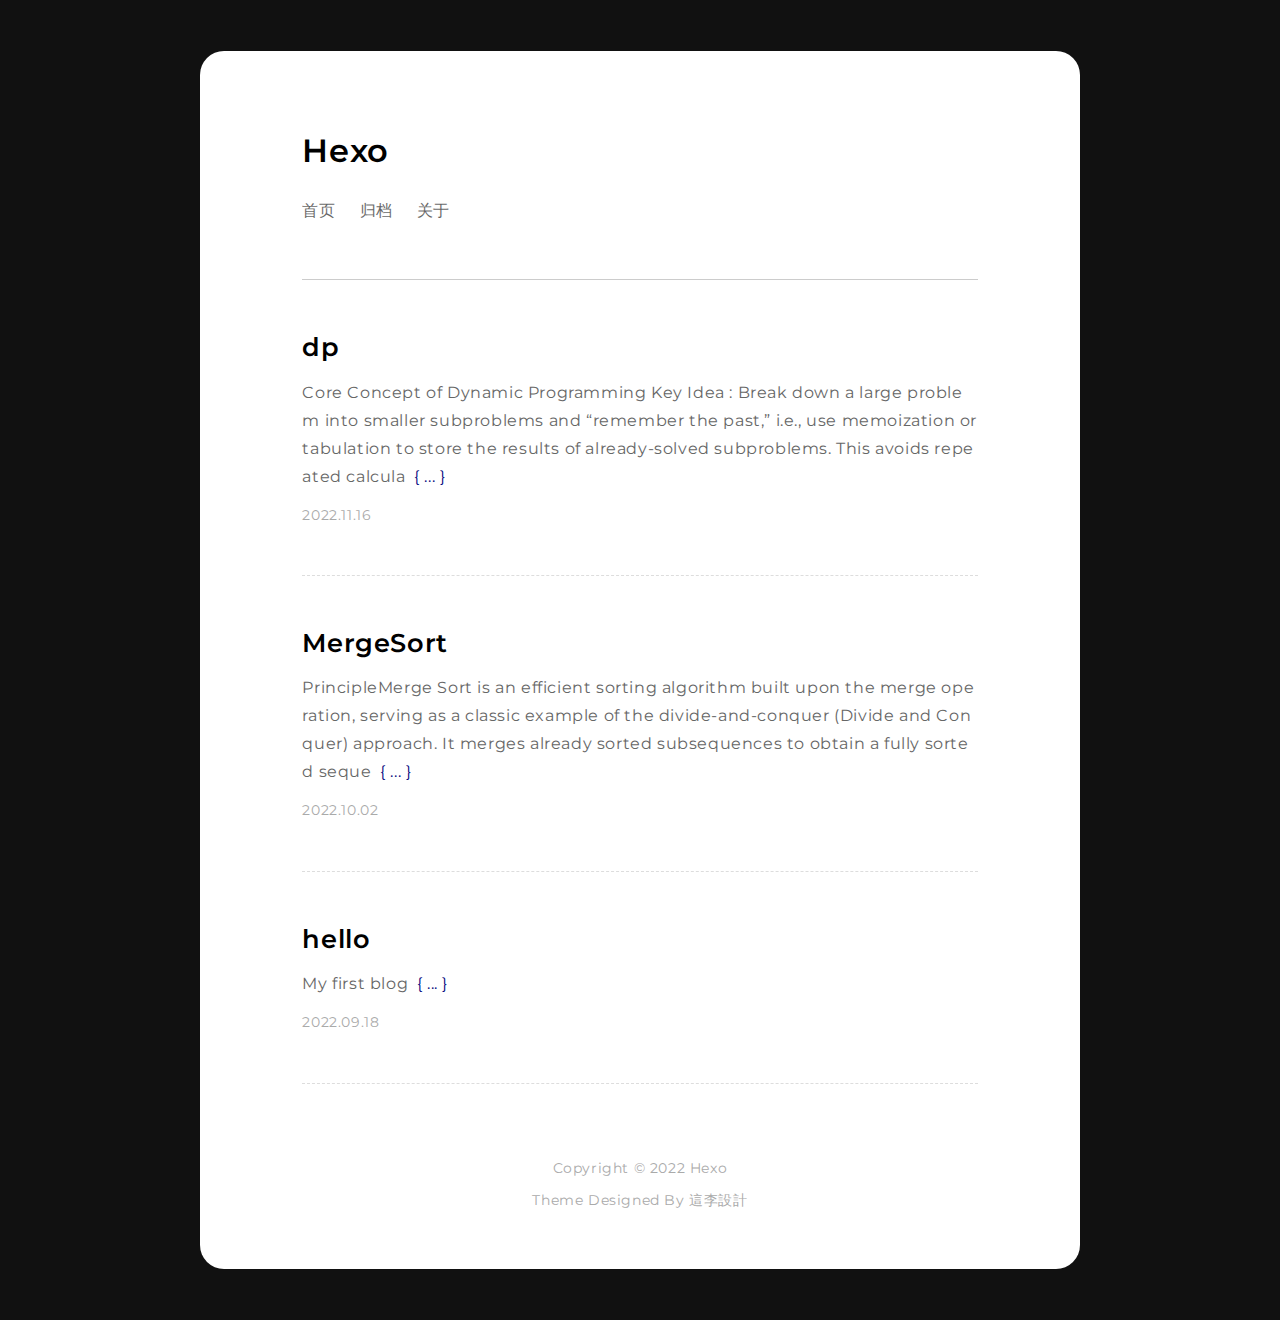
<file: index.html>
<!DOCTYPE html>
<html>
    <head>
    <meta charset="utf-8">
    <meta content="width=device-width, initial-scale=1.0, maximum-scale=1.0, user-scalable=no, viewport-fit=cover" name="viewport" />
    <link rel="alternate icon" type="image/png" href="/img/favicon.png">
    <title>Hexo | </title>
    
<link rel="stylesheet" href="/css/reset.css">

    
<link rel="stylesheet" href="/css/style.css">

    
<link rel="stylesheet" href="/css/markdown.css">

    
<link rel="stylesheet" href="/css/fonts.css">

<meta name="generator" content="Hexo 7.3.0"></head>
    <body>
        <div class="paper">
            <div class="paper-main">
                
                    <div class="header">
    <a class="logo" href="/">Hexo</a>
    <ul class="nav">
        
        <li><a href="/">首页</a></li>
        
        <li><a href="/archives">归档</a></li>
        
        <li><a href="/about">关于</a></li>
        
    </ul>
</div>
                
                <div class="post-list">
    
    <div class="post">
        <a class="post-title" href="/2022/11/16/dp/">dp</a>
        <div class="post-except">
            Core Concept of Dynamic Programming
Key Idea : Break down a large problem into smaller subproblems and “remember the past,” i.e., use memoization or tabulation to store the results of already-solved subproblems. This avoids repeated calcula
            <a class="read-more" href="/2022/11/16/dp/"> ... </a>
        </div>
        <div class="post-date">2022.11.16</div>
    </div>
    
    <div class="post">
        <a class="post-title" href="/2022/10/02/test/">MergeSort</a>
        <div class="post-except">
            PrincipleMerge Sort is an efficient sorting algorithm built upon the merge operation, serving as a classic example of the divide-and-conquer (Divide and Conquer) approach. It merges already sorted subsequences to obtain a fully sorted seque
            <a class="read-more" href="/2022/10/02/test/"> ... </a>
        </div>
        <div class="post-date">2022.10.02</div>
    </div>
    
    <div class="post">
        <a class="post-title" href="/2022/09/18/hello-world/">hello</a>
        <div class="post-except">
            My first blog

            <a class="read-more" href="/2022/09/18/hello-world/"> ... </a>
        </div>
        <div class="post-date">2022.09.18</div>
    </div>
    
</div>

                <div class="footer">
    <span>Copyright © 2022 Hexo</span>
    <span>Theme Designed By <a target="_blank" href="https://zheli.design/one-paper">這李設計</a></span>
</div>


<link rel="stylesheet" href="/css/a11y-dark.min.css">


<script src="/js/highlight.min.js"></script>


<script src="/js/highlightjs-line-numbers.js"></script>


<script>
    hljs.initHighlightingOnLoad();
    hljs.initLineNumbersOnLoad();
</script>

            </div>
        </div>
    </body>
</html>
</file>
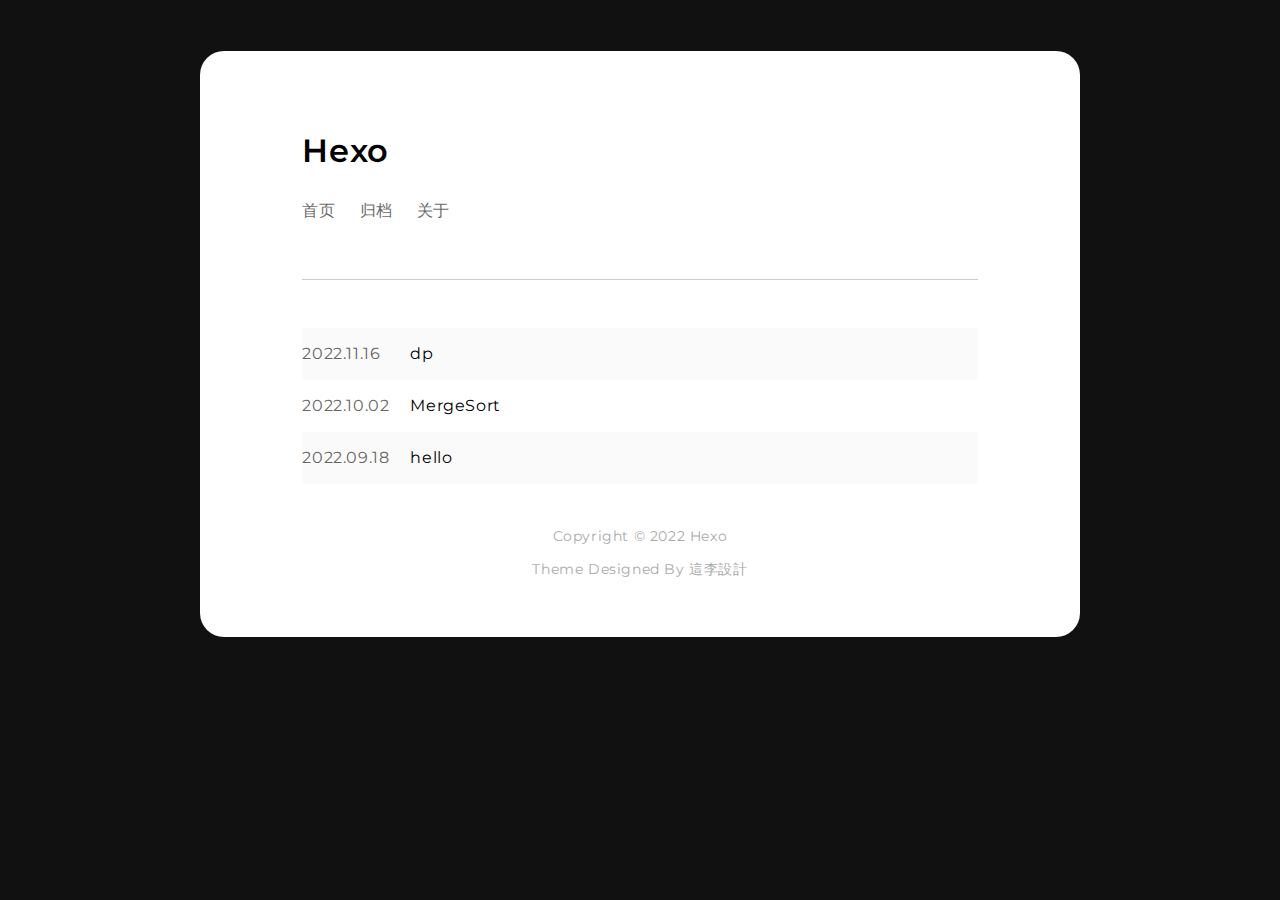
<file: archives/index.html>
<!DOCTYPE html>
<html>
    <head>
    <meta charset="utf-8">
    <meta content="width=device-width, initial-scale=1.0, maximum-scale=1.0, user-scalable=no, viewport-fit=cover" name="viewport" />
    <link rel="alternate icon" type="image/png" href="/img/favicon.png">
    <title>Hexo | </title>
    
<link rel="stylesheet" href="/css/reset.css">

    
<link rel="stylesheet" href="/css/style.css">

    
<link rel="stylesheet" href="/css/markdown.css">

    
<link rel="stylesheet" href="/css/fonts.css">

<meta name="generator" content="Hexo 7.3.0"></head>
    <body>
        <div class="paper">
            <div class="paper-main">
                
                    <div class="header">
    <a class="logo" href="/">Hexo</a>
    <ul class="nav">
        
        <li><a href="/">首页</a></li>
        
        <li><a href="/archives">归档</a></li>
        
        <li><a href="/about">关于</a></li>
        
    </ul>
</div>
                
                <div class="archive-list">
    <ul class="archive">
        
        <li>
            <span class="archive-date">2022.11.16</span>
            <div class="archive-main">
                <a class="archive-title" href="/2022/11/16/dp/">dp</a>
                <!-- <a class="read-more" href="/2022/11/16/dp/"> ... </a> -->
            </div>
        </li>
        
        <li>
            <span class="archive-date">2022.10.02</span>
            <div class="archive-main">
                <a class="archive-title" href="/2022/10/02/test/">MergeSort</a>
                <!-- <a class="read-more" href="/2022/10/02/test/"> ... </a> -->
            </div>
        </li>
        
        <li>
            <span class="archive-date">2022.09.18</span>
            <div class="archive-main">
                <a class="archive-title" href="/2022/09/18/hello-world/">hello</a>
                <!-- <a class="read-more" href="/2022/09/18/hello-world/"> ... </a> -->
            </div>
        </li>
        
    </ul>
</div>

                <div class="footer">
    <span>Copyright © 2022 Hexo</span>
    <span>Theme Designed By <a target="_blank" href="https://zheli.design/one-paper">這李設計</a></span>
</div>


<link rel="stylesheet" href="/css/a11y-dark.min.css">


<script src="/js/highlight.min.js"></script>


<script src="/js/highlightjs-line-numbers.js"></script>


<script>
    hljs.initHighlightingOnLoad();
    hljs.initLineNumbersOnLoad();
</script>

            </div>
        </div>
    </body>
</html>
</file>
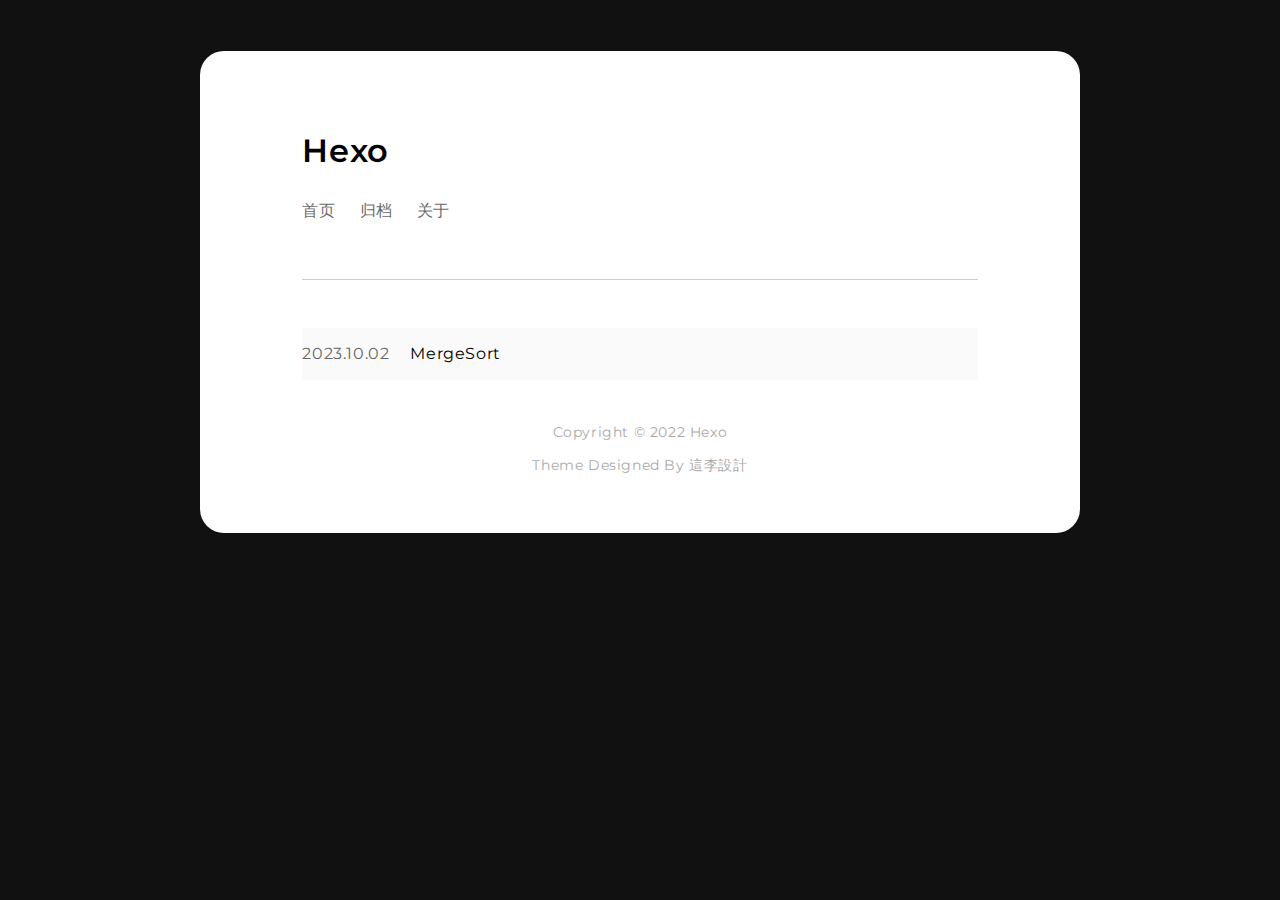
<file: archives/2023/index.html>
<!DOCTYPE html>
<html>
    <head>
    <meta charset="utf-8">
    <meta content="width=device-width, initial-scale=1.0, maximum-scale=1.0, user-scalable=no, viewport-fit=cover" name="viewport" />
    <link rel="alternate icon" type="image/png" href="/img/favicon.png">
    <title>Hexo | </title>
    
<link rel="stylesheet" href="/css/reset.css">

    
<link rel="stylesheet" href="/css/style.css">

    
<link rel="stylesheet" href="/css/markdown.css">

    
<link rel="stylesheet" href="/css/fonts.css">

<meta name="generator" content="Hexo 7.3.0"></head>
    <body>
        <div class="paper">
            <div class="paper-main">
                
                    <div class="header">
    <a class="logo" href="/">Hexo</a>
    <ul class="nav">
        
        <li><a href="/">首页</a></li>
        
        <li><a href="/archives">归档</a></li>
        
        <li><a href="/about">关于</a></li>
        
    </ul>
</div>
                
                <div class="archive-list">
    <ul class="archive">
        
        <li>
            <span class="archive-date">2023.10.02</span>
            <div class="archive-main">
                <a class="archive-title" href="/2023/10/02/test/">MergeSort</a>
                <!-- <a class="read-more" href="/2023/10/02/test/"> ... </a> -->
            </div>
        </li>
        
    </ul>
</div>

                <div class="footer">
    <span>Copyright © 2022 Hexo</span>
    <span>Theme Designed By <a target="_blank" href="https://zheli.design/one-paper">這李設計</a></span>
</div>


<link rel="stylesheet" href="/css/a11y-dark.min.css">


<script src="/js/highlight.min.js"></script>


<script src="/js/highlightjs-line-numbers.js"></script>


<script>
    hljs.initHighlightingOnLoad();
    hljs.initLineNumbersOnLoad();
</script>

            </div>
        </div>
    </body>
</html>
</file>
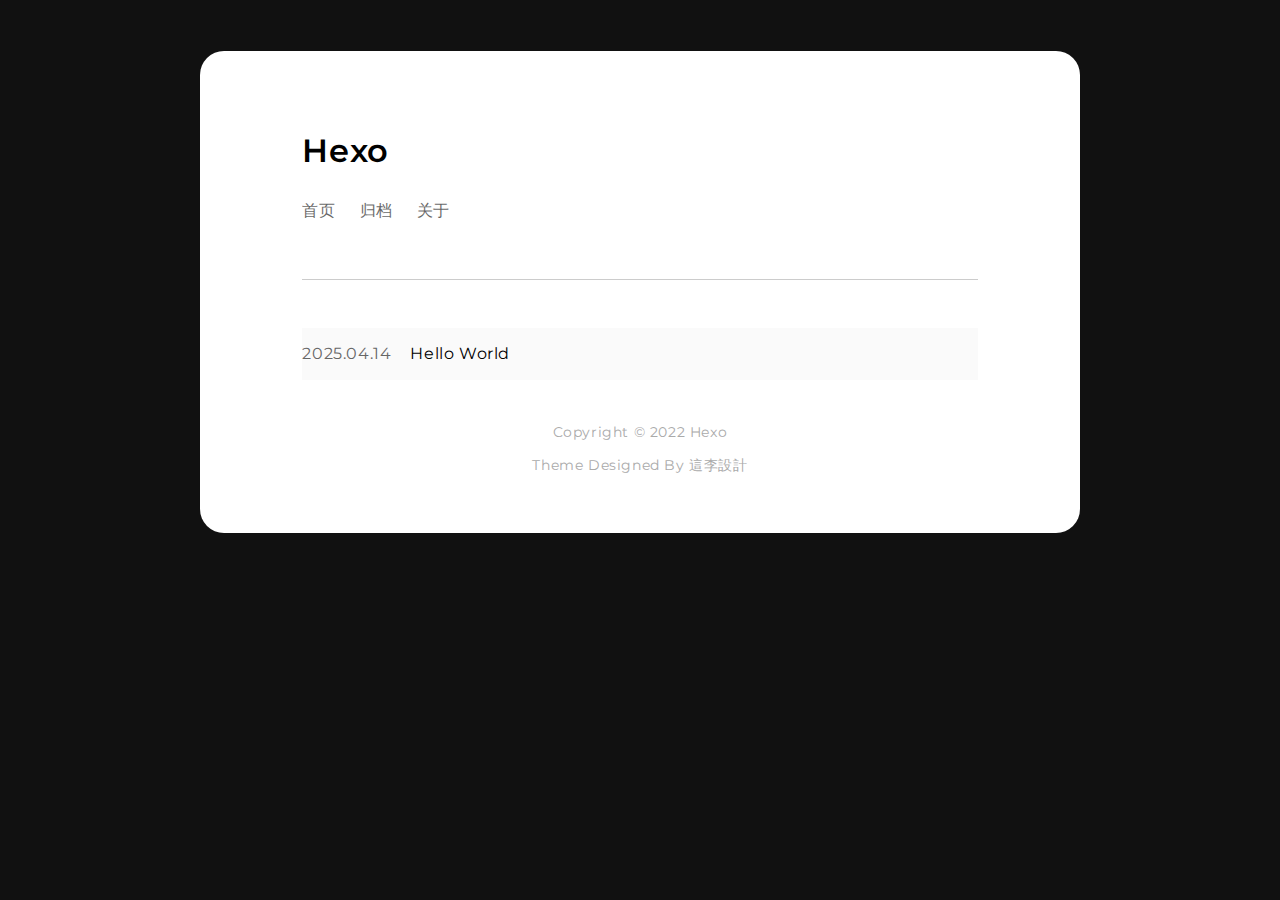
<file: archives/2025/index.html>
<!DOCTYPE html>
<html>
    <head>
    <meta charset="utf-8">
    <meta content="width=device-width, initial-scale=1.0, maximum-scale=1.0, user-scalable=no, viewport-fit=cover" name="viewport" />
    <link rel="alternate icon" type="image/png" href="/img/favicon.png">
    <title>Hexo | </title>
    
<link rel="stylesheet" href="/css/reset.css">

    
<link rel="stylesheet" href="/css/style.css">

    
<link rel="stylesheet" href="/css/markdown.css">

    
<link rel="stylesheet" href="/css/fonts.css">

<meta name="generator" content="Hexo 7.3.0"></head>
    <body>
        <div class="paper">
            <div class="paper-main">
                
                    <div class="header">
    <a class="logo" href="/">Hexo</a>
    <ul class="nav">
        
        <li><a href="/">首页</a></li>
        
        <li><a href="/archives">归档</a></li>
        
        <li><a href="/about">关于</a></li>
        
    </ul>
</div>
                
                <div class="archive-list">
    <ul class="archive">
        
        <li>
            <span class="archive-date">2025.04.14</span>
            <div class="archive-main">
                <a class="archive-title" href="/2025/04/14/hello-world/">Hello World</a>
                <!-- <a class="read-more" href="/2025/04/14/hello-world/"> ... </a> -->
            </div>
        </li>
        
    </ul>
</div>

                <div class="footer">
    <span>Copyright © 2022 Hexo</span>
    <span>Theme Designed By <a target="_blank" href="https://zheli.design/one-paper">這李設計</a></span>
</div>


<link rel="stylesheet" href="/css/a11y-dark.min.css">


<script src="/js/highlight.min.js"></script>


<script src="/js/highlightjs-line-numbers.js"></script>


<script>
    hljs.initHighlightingOnLoad();
    hljs.initLineNumbersOnLoad();
</script>

            </div>
        </div>
    </body>
</html>
</file>
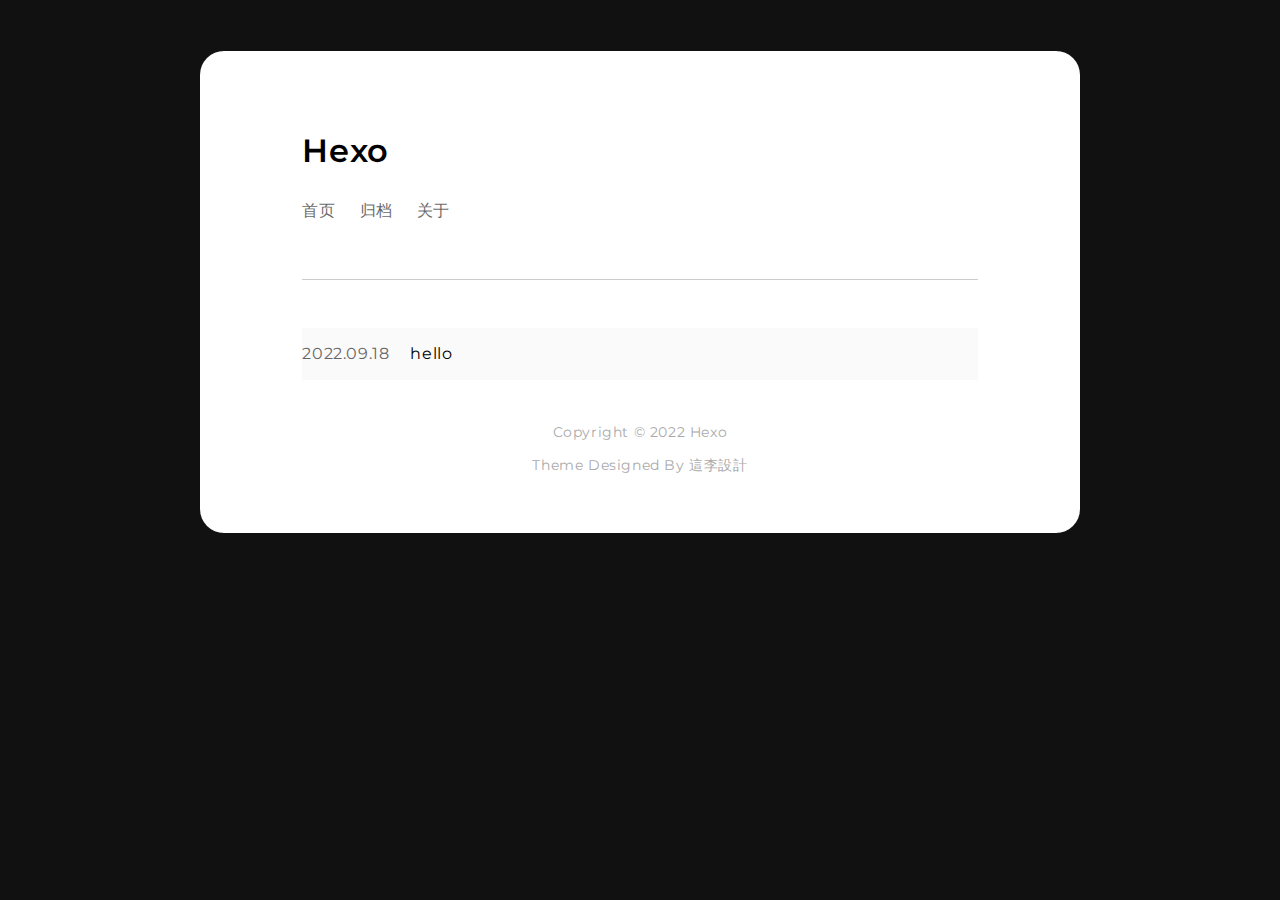
<file: archives/2022/09/index.html>
<!DOCTYPE html>
<html>
    <head>
    <meta charset="utf-8">
    <meta content="width=device-width, initial-scale=1.0, maximum-scale=1.0, user-scalable=no, viewport-fit=cover" name="viewport" />
    <link rel="alternate icon" type="image/png" href="/img/favicon.png">
    <title>Hexo | </title>
    
<link rel="stylesheet" href="/css/reset.css">

    
<link rel="stylesheet" href="/css/style.css">

    
<link rel="stylesheet" href="/css/markdown.css">

    
<link rel="stylesheet" href="/css/fonts.css">

<meta name="generator" content="Hexo 7.3.0"></head>
    <body>
        <div class="paper">
            <div class="paper-main">
                
                    <div class="header">
    <a class="logo" href="/">Hexo</a>
    <ul class="nav">
        
        <li><a href="/">首页</a></li>
        
        <li><a href="/archives">归档</a></li>
        
        <li><a href="/about">关于</a></li>
        
    </ul>
</div>
                
                <div class="archive-list">
    <ul class="archive">
        
        <li>
            <span class="archive-date">2022.09.18</span>
            <div class="archive-main">
                <a class="archive-title" href="/2022/09/18/hello-world/">hello</a>
                <!-- <a class="read-more" href="/2022/09/18/hello-world/"> ... </a> -->
            </div>
        </li>
        
    </ul>
</div>

                <div class="footer">
    <span>Copyright © 2022 Hexo</span>
    <span>Theme Designed By <a target="_blank" href="https://zheli.design/one-paper">這李設計</a></span>
</div>


<link rel="stylesheet" href="/css/a11y-dark.min.css">


<script src="/js/highlight.min.js"></script>


<script src="/js/highlightjs-line-numbers.js"></script>


<script>
    hljs.initHighlightingOnLoad();
    hljs.initLineNumbersOnLoad();
</script>

            </div>
        </div>
    </body>
</html>
</file>
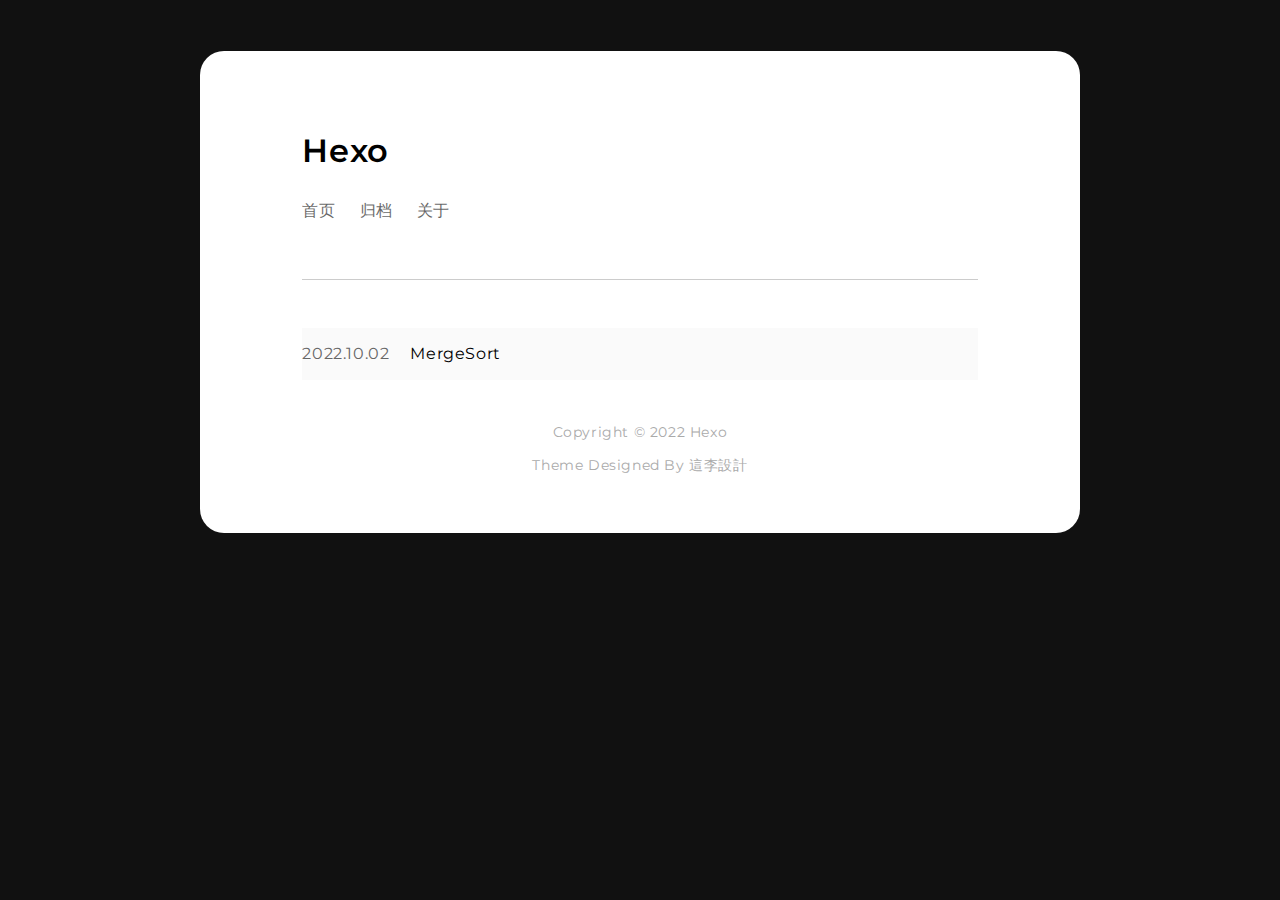
<file: archives/2022/10/index.html>
<!DOCTYPE html>
<html>
    <head>
    <meta charset="utf-8">
    <meta content="width=device-width, initial-scale=1.0, maximum-scale=1.0, user-scalable=no, viewport-fit=cover" name="viewport" />
    <link rel="alternate icon" type="image/png" href="/img/favicon.png">
    <title>Hexo | </title>
    
<link rel="stylesheet" href="/css/reset.css">

    
<link rel="stylesheet" href="/css/style.css">

    
<link rel="stylesheet" href="/css/markdown.css">

    
<link rel="stylesheet" href="/css/fonts.css">

<meta name="generator" content="Hexo 7.3.0"></head>
    <body>
        <div class="paper">
            <div class="paper-main">
                
                    <div class="header">
    <a class="logo" href="/">Hexo</a>
    <ul class="nav">
        
        <li><a href="/">首页</a></li>
        
        <li><a href="/archives">归档</a></li>
        
        <li><a href="/about">关于</a></li>
        
    </ul>
</div>
                
                <div class="archive-list">
    <ul class="archive">
        
        <li>
            <span class="archive-date">2022.10.02</span>
            <div class="archive-main">
                <a class="archive-title" href="/2022/10/02/test/">MergeSort</a>
                <!-- <a class="read-more" href="/2022/10/02/test/"> ... </a> -->
            </div>
        </li>
        
    </ul>
</div>

                <div class="footer">
    <span>Copyright © 2022 Hexo</span>
    <span>Theme Designed By <a target="_blank" href="https://zheli.design/one-paper">這李設計</a></span>
</div>


<link rel="stylesheet" href="/css/a11y-dark.min.css">


<script src="/js/highlight.min.js"></script>


<script src="/js/highlightjs-line-numbers.js"></script>


<script>
    hljs.initHighlightingOnLoad();
    hljs.initLineNumbersOnLoad();
</script>

            </div>
        </div>
    </body>
</html>
</file>
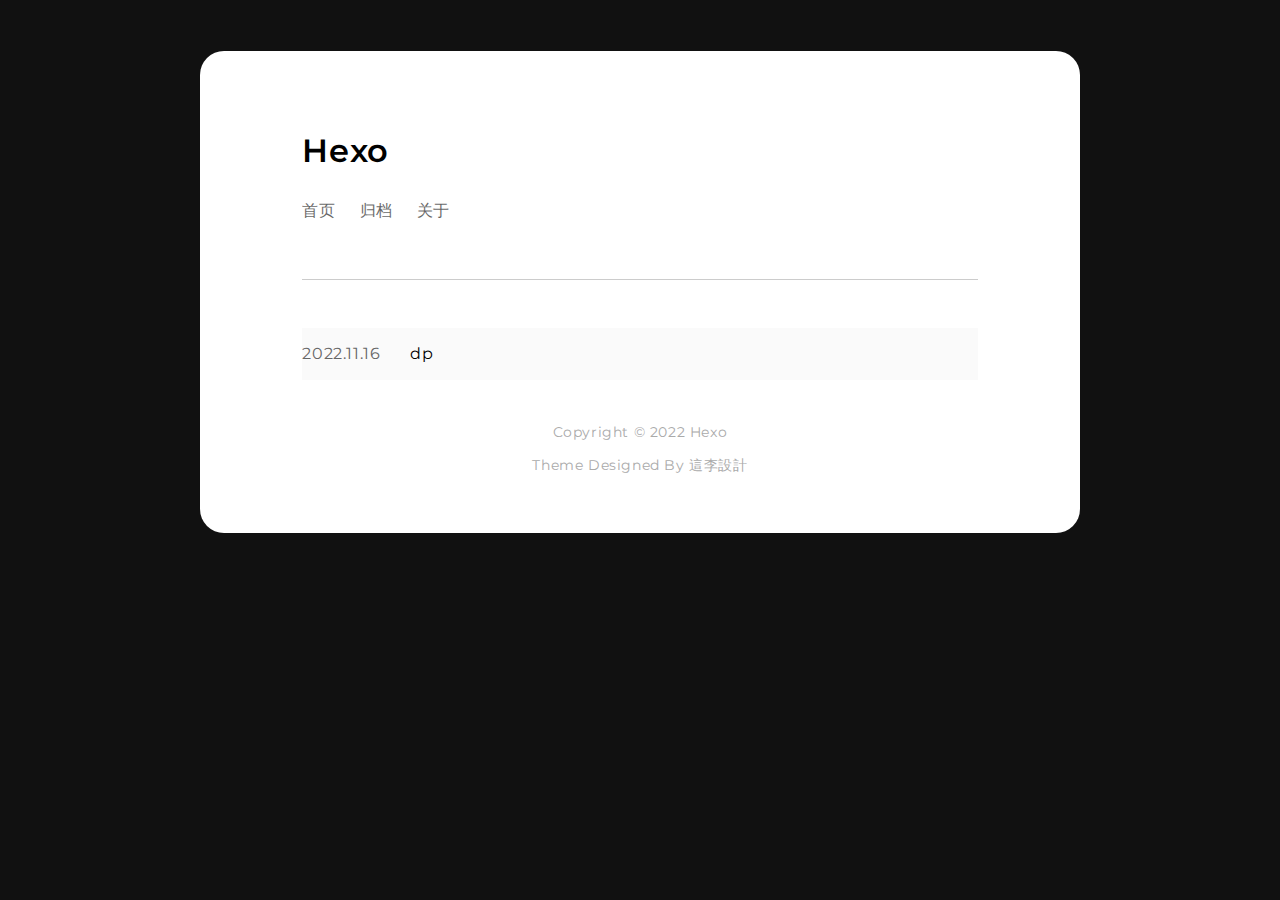
<file: archives/2022/11/index.html>
<!DOCTYPE html>
<html>
    <head>
    <meta charset="utf-8">
    <meta content="width=device-width, initial-scale=1.0, maximum-scale=1.0, user-scalable=no, viewport-fit=cover" name="viewport" />
    <link rel="alternate icon" type="image/png" href="/img/favicon.png">
    <title>Hexo | </title>
    
<link rel="stylesheet" href="/css/reset.css">

    
<link rel="stylesheet" href="/css/style.css">

    
<link rel="stylesheet" href="/css/markdown.css">

    
<link rel="stylesheet" href="/css/fonts.css">

<meta name="generator" content="Hexo 7.3.0"></head>
    <body>
        <div class="paper">
            <div class="paper-main">
                
                    <div class="header">
    <a class="logo" href="/">Hexo</a>
    <ul class="nav">
        
        <li><a href="/">首页</a></li>
        
        <li><a href="/archives">归档</a></li>
        
        <li><a href="/about">关于</a></li>
        
    </ul>
</div>
                
                <div class="archive-list">
    <ul class="archive">
        
        <li>
            <span class="archive-date">2022.11.16</span>
            <div class="archive-main">
                <a class="archive-title" href="/2022/11/16/dp/">dp</a>
                <!-- <a class="read-more" href="/2022/11/16/dp/"> ... </a> -->
            </div>
        </li>
        
    </ul>
</div>

                <div class="footer">
    <span>Copyright © 2022 Hexo</span>
    <span>Theme Designed By <a target="_blank" href="https://zheli.design/one-paper">這李設計</a></span>
</div>


<link rel="stylesheet" href="/css/a11y-dark.min.css">


<script src="/js/highlight.min.js"></script>


<script src="/js/highlightjs-line-numbers.js"></script>


<script>
    hljs.initHighlightingOnLoad();
    hljs.initLineNumbersOnLoad();
</script>

            </div>
        </div>
    </body>
</html>
</file>
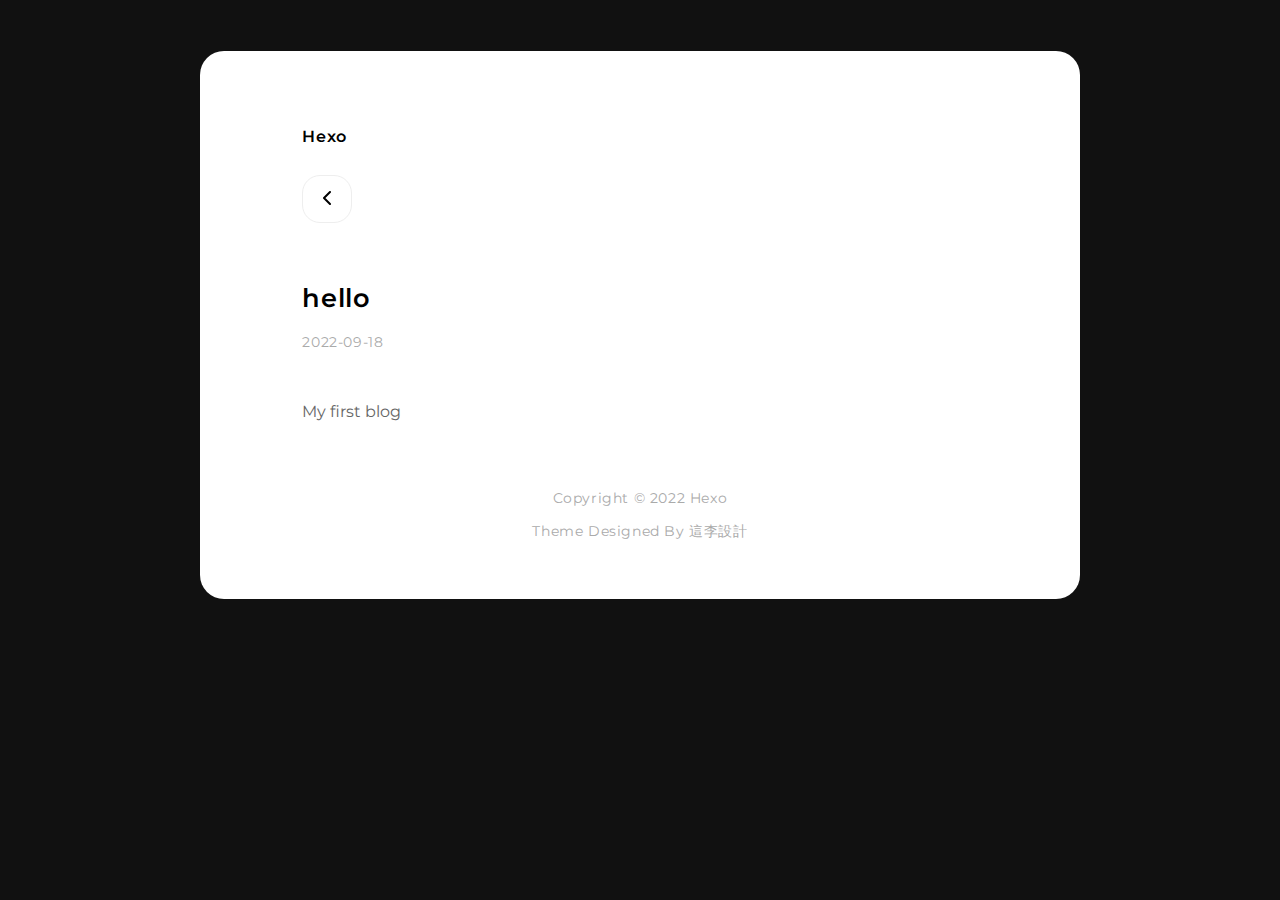
<file: 2022/09/18/hello-world/index.html>
<!DOCTYPE html>
<html>
    <head>
    <meta charset="utf-8">
    <meta content="width=device-width, initial-scale=1.0, maximum-scale=1.0, user-scalable=no, viewport-fit=cover" name="viewport" />
    <link rel="alternate icon" type="image/png" href="/img/favicon.png">
    <title>Hexo | </title>
    
<link rel="stylesheet" href="/css/reset.css">

    
<link rel="stylesheet" href="/css/style.css">

    
<link rel="stylesheet" href="/css/markdown.css">

    
<link rel="stylesheet" href="/css/fonts.css">

<meta name="generator" content="Hexo 7.3.0"></head>
    <body>
        <div class="paper">
            <div class="paper-main">
                
                    <div class="post-header">
    <a class="logo" href="/">Hexo</a>
    <a class="go-home" href="/">
        <svg width="8" height="14" viewBox="0 0 8 14">
            <path d="M7 1L1 7l6 6" stroke="#000" stroke-width="2" fill="none" fill-rule="evenodd" stroke-linecap="round" stroke-linejoin="round"/>
        </svg>
    </a>
</div>
                
                <div class="post-main">

    
    
        <div class="post-main-title">
            hello
        </div>
        <div class="post-meta">
            2022-09-18
        </div>
        <div class="post-md">
            <p>My first blog</p>

        </div>

    

</div>
                <div class="footer">
    <span>Copyright © 2022 Hexo</span>
    <span>Theme Designed By <a target="_blank" href="https://zheli.design/one-paper">這李設計</a></span>
</div>


<link rel="stylesheet" href="/css/a11y-dark.min.css">


<script src="/js/highlight.min.js"></script>


<script src="/js/highlightjs-line-numbers.js"></script>


<script>
    hljs.initHighlightingOnLoad();
    hljs.initLineNumbersOnLoad();
</script>

            </div>
        </div>
    </body>
</html>
</file>
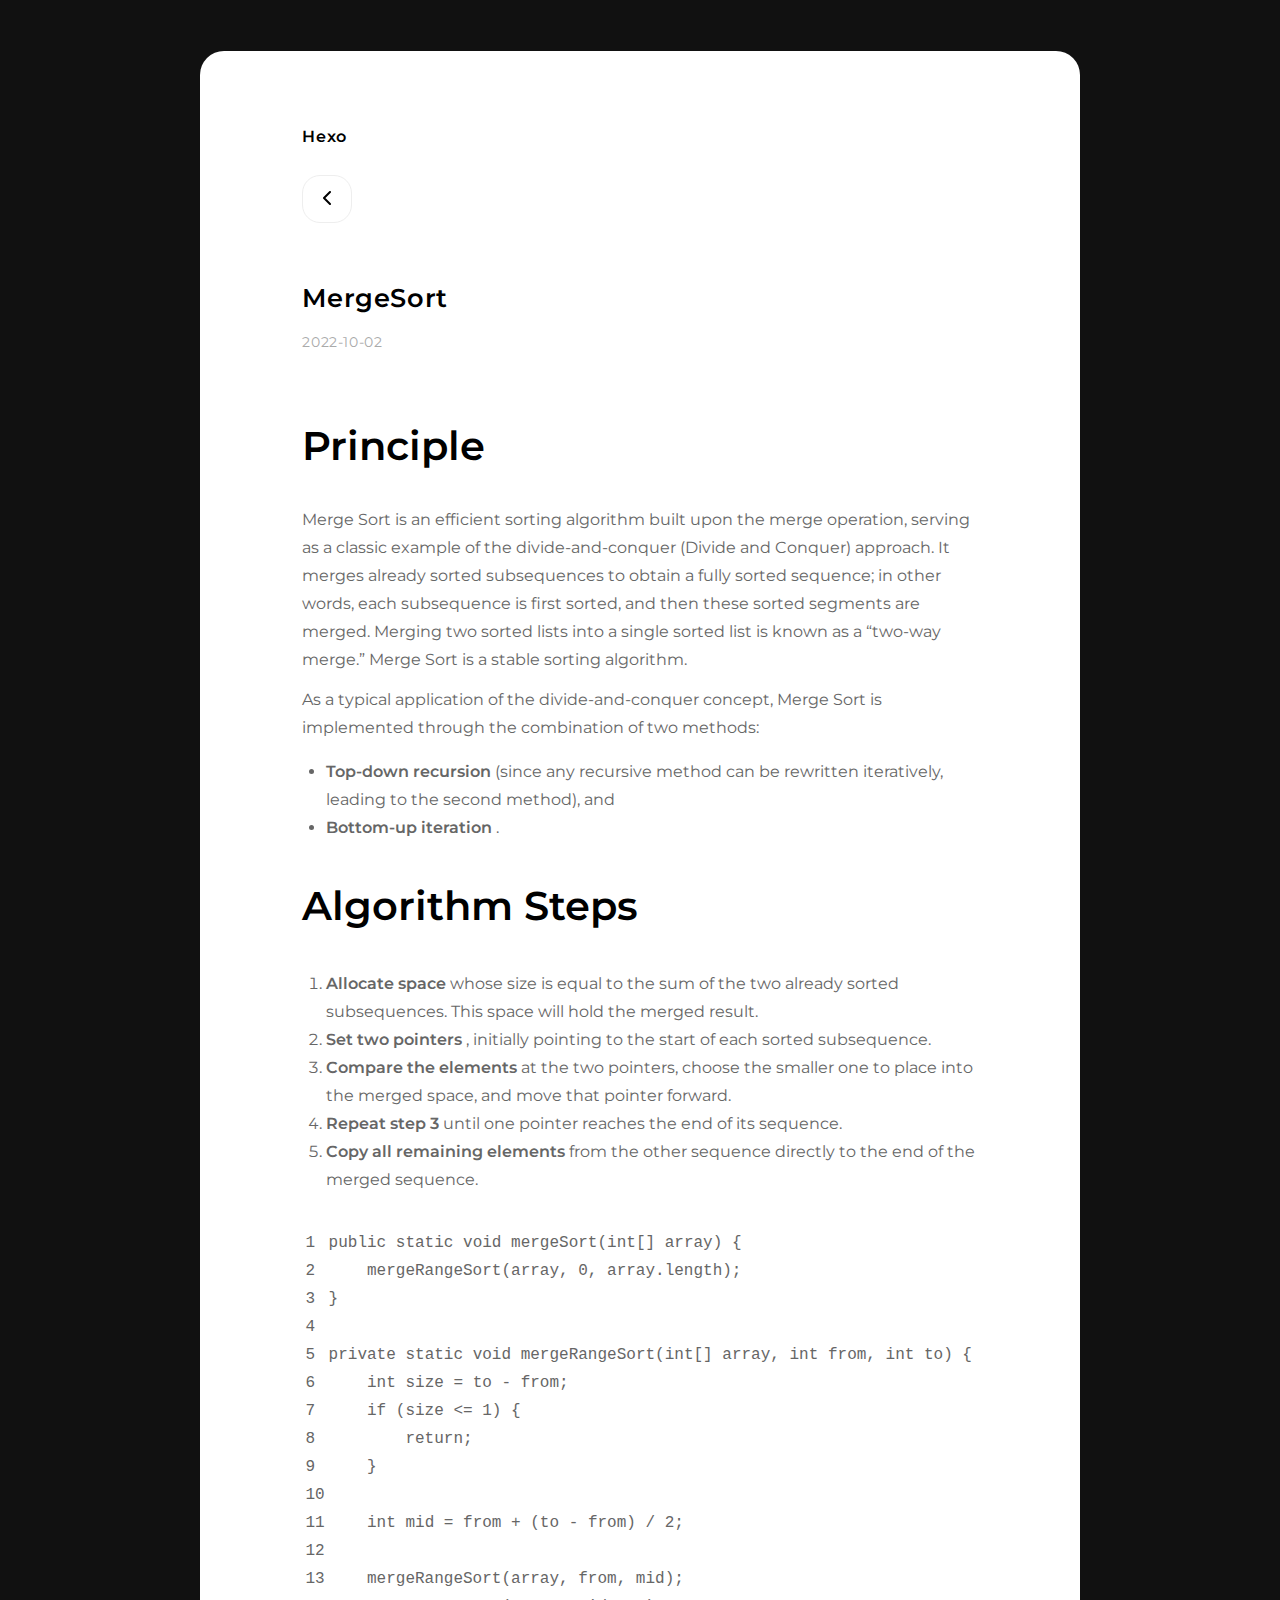
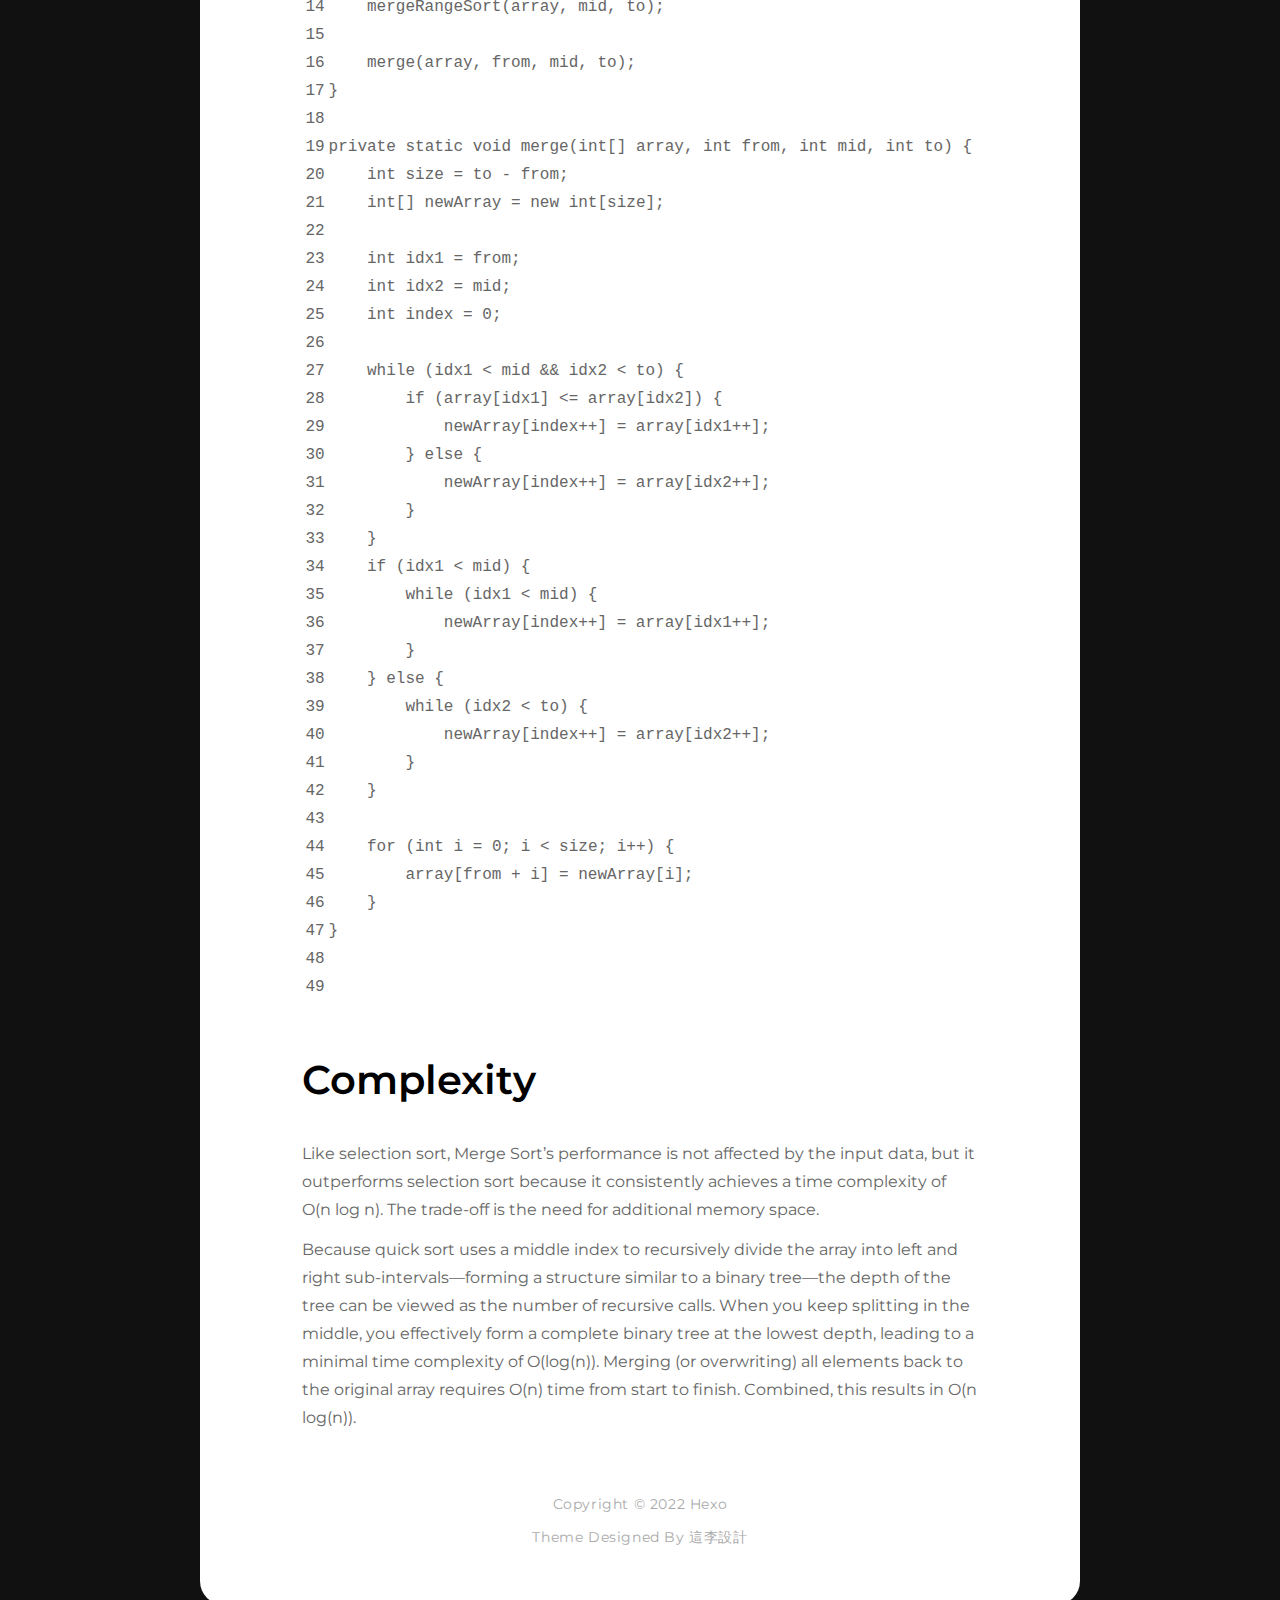
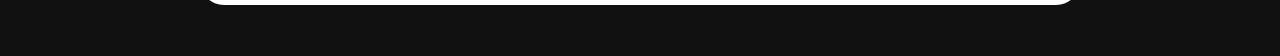
<file: 2022/10/02/test/index.html>
<!DOCTYPE html>
<html>
    <head>
    <meta charset="utf-8">
    <meta content="width=device-width, initial-scale=1.0, maximum-scale=1.0, user-scalable=no, viewport-fit=cover" name="viewport" />
    <link rel="alternate icon" type="image/png" href="/img/favicon.png">
    <title>Hexo | </title>
    
<link rel="stylesheet" href="/css/reset.css">

    
<link rel="stylesheet" href="/css/style.css">

    
<link rel="stylesheet" href="/css/markdown.css">

    
<link rel="stylesheet" href="/css/fonts.css">

<meta name="generator" content="Hexo 7.3.0"></head>
    <body>
        <div class="paper">
            <div class="paper-main">
                
                    <div class="post-header">
    <a class="logo" href="/">Hexo</a>
    <a class="go-home" href="/">
        <svg width="8" height="14" viewBox="0 0 8 14">
            <path d="M7 1L1 7l6 6" stroke="#000" stroke-width="2" fill="none" fill-rule="evenodd" stroke-linecap="round" stroke-linejoin="round"/>
        </svg>
    </a>
</div>
                
                <div class="post-main">

    
    
        <div class="post-main-title">
            MergeSort
        </div>
        <div class="post-meta">
            2022-10-02
        </div>
        <div class="post-md">
            <h1 id="Principle"><a href="#Principle" class="headerlink" title="Principle"></a>Principle</h1><p>Merge Sort is an efficient sorting algorithm built upon the merge operation, serving as a classic example of the divide-and-conquer (Divide and Conquer) approach. It merges already sorted subsequences to obtain a fully sorted sequence; in other words, each subsequence is first sorted, and then these sorted segments are merged. Merging two sorted lists into a single sorted list is known as a “two-way merge.” Merge Sort is a stable sorting algorithm.</p>
<p>As a typical application of the divide-and-conquer concept, Merge Sort is implemented through the combination of two methods:</p>
<ul>
<li><strong>Top-down recursion</strong> (since any recursive method can be rewritten iteratively, leading to the second method), and</li>
<li><strong>Bottom-up iteration</strong> .</li>
</ul>
<h1 id="Algorithm-Steps"><a href="#Algorithm-Steps" class="headerlink" title="Algorithm Steps"></a>Algorithm Steps</h1><ol>
<li><strong>Allocate space</strong> whose size is equal to the sum of the two already sorted subsequences. This space will hold the merged result.</li>
<li><strong>Set two pointers</strong> , initially pointing to the start of each sorted subsequence.</li>
<li><strong>Compare the elements</strong> at the two pointers, choose the smaller one to place into the merged space, and move that pointer forward.</li>
<li><strong>Repeat step 3</strong> until one pointer reaches the end of its sequence.</li>
<li><strong>Copy all remaining elements</strong> from the other sequence directly to the end of the merged sequence.</li>
</ol>
<figure class="highlight java"><table><tr><td class="gutter"><pre><span class="line">1</span><br><span class="line">2</span><br><span class="line">3</span><br><span class="line">4</span><br><span class="line">5</span><br><span class="line">6</span><br><span class="line">7</span><br><span class="line">8</span><br><span class="line">9</span><br><span class="line">10</span><br><span class="line">11</span><br><span class="line">12</span><br><span class="line">13</span><br><span class="line">14</span><br><span class="line">15</span><br><span class="line">16</span><br><span class="line">17</span><br><span class="line">18</span><br><span class="line">19</span><br><span class="line">20</span><br><span class="line">21</span><br><span class="line">22</span><br><span class="line">23</span><br><span class="line">24</span><br><span class="line">25</span><br><span class="line">26</span><br><span class="line">27</span><br><span class="line">28</span><br><span class="line">29</span><br><span class="line">30</span><br><span class="line">31</span><br><span class="line">32</span><br><span class="line">33</span><br><span class="line">34</span><br><span class="line">35</span><br><span class="line">36</span><br><span class="line">37</span><br><span class="line">38</span><br><span class="line">39</span><br><span class="line">40</span><br><span class="line">41</span><br><span class="line">42</span><br><span class="line">43</span><br><span class="line">44</span><br><span class="line">45</span><br><span class="line">46</span><br><span class="line">47</span><br><span class="line">48</span><br><span class="line">49</span><br></pre></td><td class="code"><pre><span class="line"><span class="keyword">public</span> <span class="keyword">static</span> <span class="keyword">void</span> <span class="title function_">mergeSort</span><span class="params">(<span class="type">int</span>[] array)</span> &#123;</span><br><span class="line">    mergeRangeSort(array, <span class="number">0</span>, array.length);</span><br><span class="line">&#125;</span><br><span class="line"></span><br><span class="line"><span class="keyword">private</span> <span class="keyword">static</span> <span class="keyword">void</span> <span class="title function_">mergeRangeSort</span><span class="params">(<span class="type">int</span>[] array, <span class="type">int</span> from, <span class="type">int</span> to)</span> &#123;</span><br><span class="line">    <span class="type">int</span> <span class="variable">size</span> <span class="operator">=</span> to - from;</span><br><span class="line">    <span class="keyword">if</span> (size &lt;= <span class="number">1</span>) &#123;</span><br><span class="line">        <span class="keyword">return</span>;</span><br><span class="line">    &#125;</span><br><span class="line"></span><br><span class="line">    <span class="type">int</span> <span class="variable">mid</span> <span class="operator">=</span> from + (to - from) / <span class="number">2</span>;</span><br><span class="line"></span><br><span class="line">    mergeRangeSort(array, from, mid);</span><br><span class="line">    mergeRangeSort(array, mid, to);</span><br><span class="line"></span><br><span class="line">    merge(array, from, mid, to);</span><br><span class="line">&#125;</span><br><span class="line"></span><br><span class="line"><span class="keyword">private</span> <span class="keyword">static</span> <span class="keyword">void</span> <span class="title function_">merge</span><span class="params">(<span class="type">int</span>[] array, <span class="type">int</span> from, <span class="type">int</span> mid, <span class="type">int</span> to)</span> &#123;</span><br><span class="line">    <span class="type">int</span> <span class="variable">size</span> <span class="operator">=</span> to - from;</span><br><span class="line">    <span class="type">int</span>[] newArray = <span class="keyword">new</span> <span class="title class_">int</span>[size];</span><br><span class="line"></span><br><span class="line">    <span class="type">int</span> <span class="variable">idx1</span> <span class="operator">=</span> from;</span><br><span class="line">    <span class="type">int</span> <span class="variable">idx2</span> <span class="operator">=</span> mid;</span><br><span class="line">    <span class="type">int</span> <span class="variable">index</span> <span class="operator">=</span> <span class="number">0</span>;</span><br><span class="line"></span><br><span class="line">    <span class="keyword">while</span> (idx1 &lt; mid &amp;&amp; idx2 &lt; to) &#123;</span><br><span class="line">        <span class="keyword">if</span> (array[idx1] &lt;= array[idx2]) &#123;</span><br><span class="line">            newArray[index++] = array[idx1++];</span><br><span class="line">        &#125; <span class="keyword">else</span> &#123;</span><br><span class="line">            newArray[index++] = array[idx2++];</span><br><span class="line">        &#125;</span><br><span class="line">    &#125;</span><br><span class="line">    <span class="keyword">if</span> (idx1 &lt; mid) &#123;</span><br><span class="line">        <span class="keyword">while</span> (idx1 &lt; mid) &#123;</span><br><span class="line">            newArray[index++] = array[idx1++];</span><br><span class="line">        &#125;</span><br><span class="line">    &#125; <span class="keyword">else</span> &#123;</span><br><span class="line">        <span class="keyword">while</span> (idx2 &lt; to) &#123;</span><br><span class="line">            newArray[index++] = array[idx2++];</span><br><span class="line">        &#125;</span><br><span class="line">    &#125;</span><br><span class="line"></span><br><span class="line">    <span class="keyword">for</span> (<span class="type">int</span> <span class="variable">i</span> <span class="operator">=</span> <span class="number">0</span>; i &lt; size; i++) &#123;</span><br><span class="line">        array[from + i] = newArray[i];</span><br><span class="line">    &#125;</span><br><span class="line">&#125;</span><br><span class="line"></span><br><span class="line"></span><br></pre></td></tr></table></figure>

<h1 id="Complexity"><a href="#Complexity" class="headerlink" title="Complexity"></a>Complexity</h1><p>Like selection sort, Merge Sort’s performance is not affected by the input data, but it outperforms selection sort because it consistently achieves a time complexity of O(n log n). The trade-off is the need for additional memory space.</p>
<p>Because quick sort uses a middle index to recursively divide the array into left and right sub-intervals—forming a structure similar to a binary tree—the depth of the tree can be viewed as the number of recursive calls. When you keep splitting in the middle, you effectively form a complete binary tree at the lowest depth, leading to a minimal time complexity of O(log(n)). Merging (or overwriting) all elements back to the original array requires O(n) time from start to finish. Combined, this results in O(n log(n)).</p>

        </div>

    

</div>
                <div class="footer">
    <span>Copyright © 2022 Hexo</span>
    <span>Theme Designed By <a target="_blank" href="https://zheli.design/one-paper">這李設計</a></span>
</div>


<link rel="stylesheet" href="/css/a11y-dark.min.css">


<script src="/js/highlight.min.js"></script>


<script src="/js/highlightjs-line-numbers.js"></script>


<script>
    hljs.initHighlightingOnLoad();
    hljs.initLineNumbersOnLoad();
</script>

            </div>
        </div>
    </body>
</html>
</file>
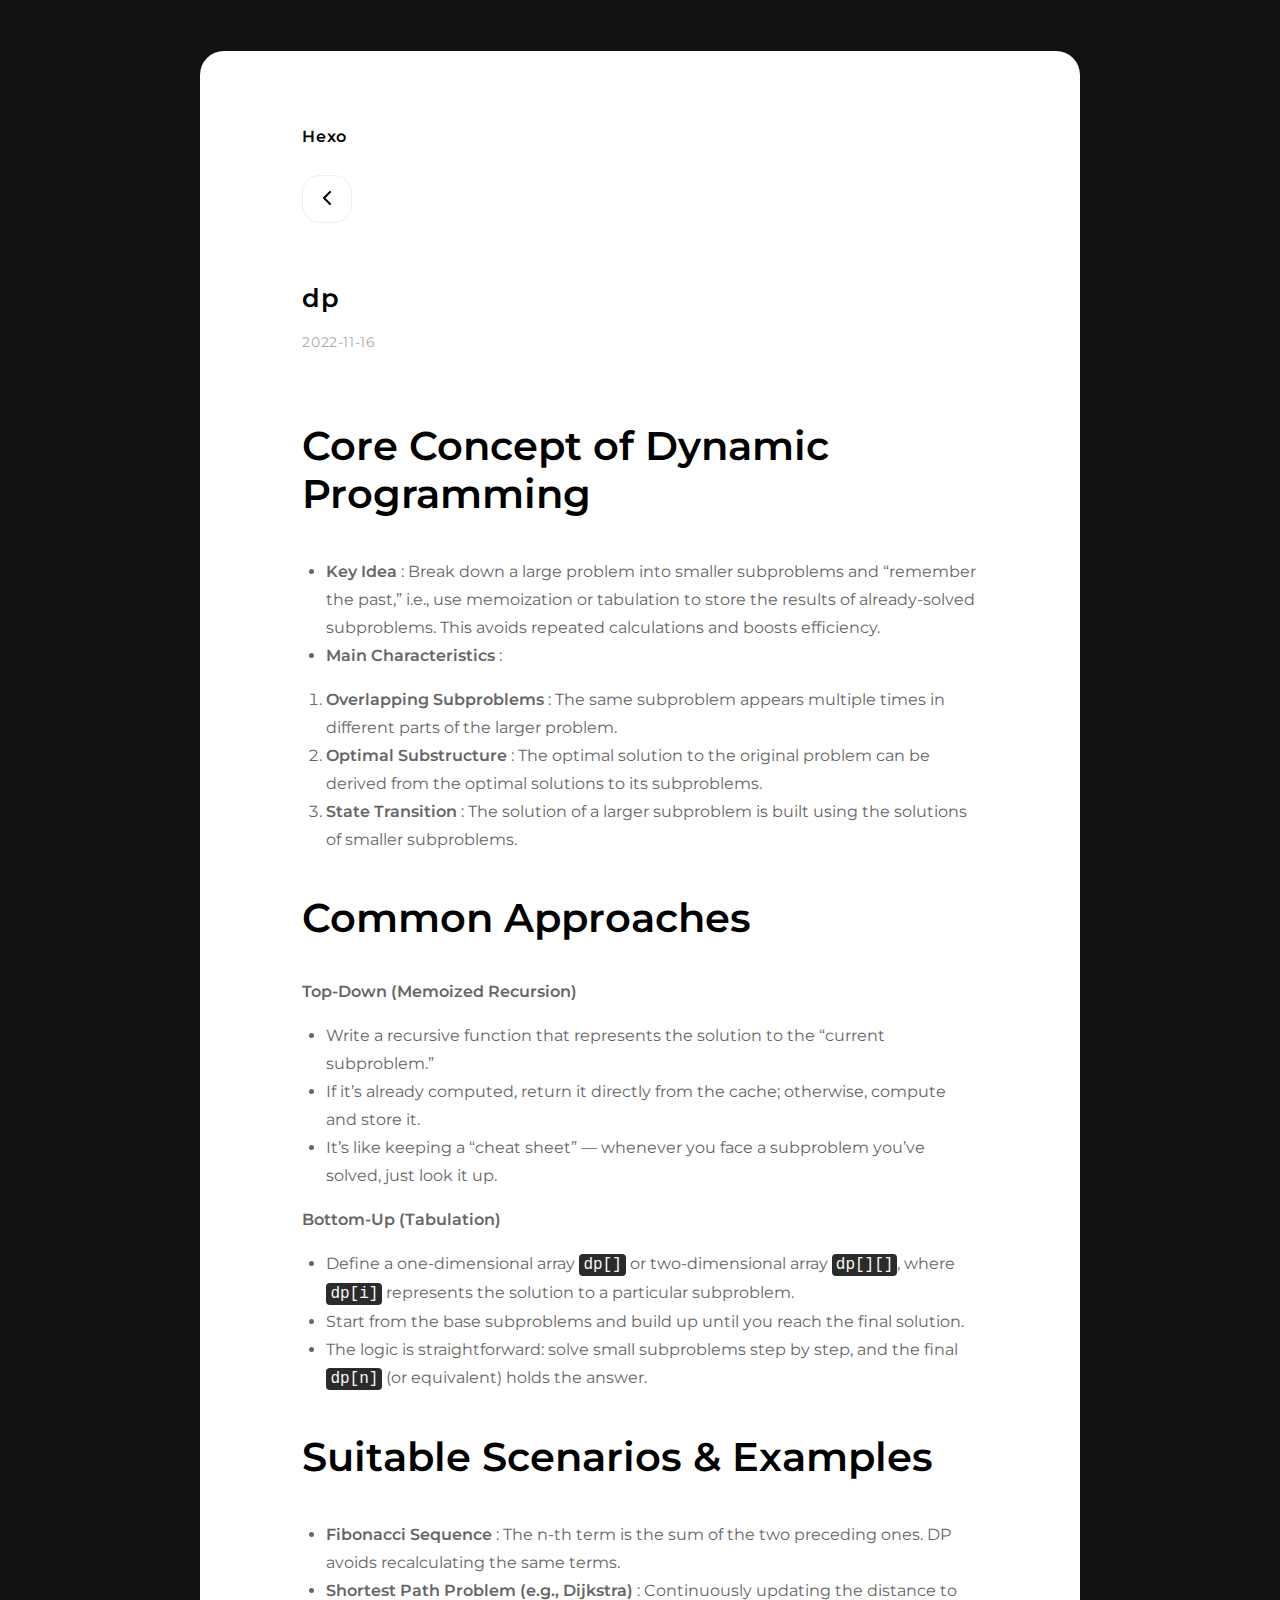
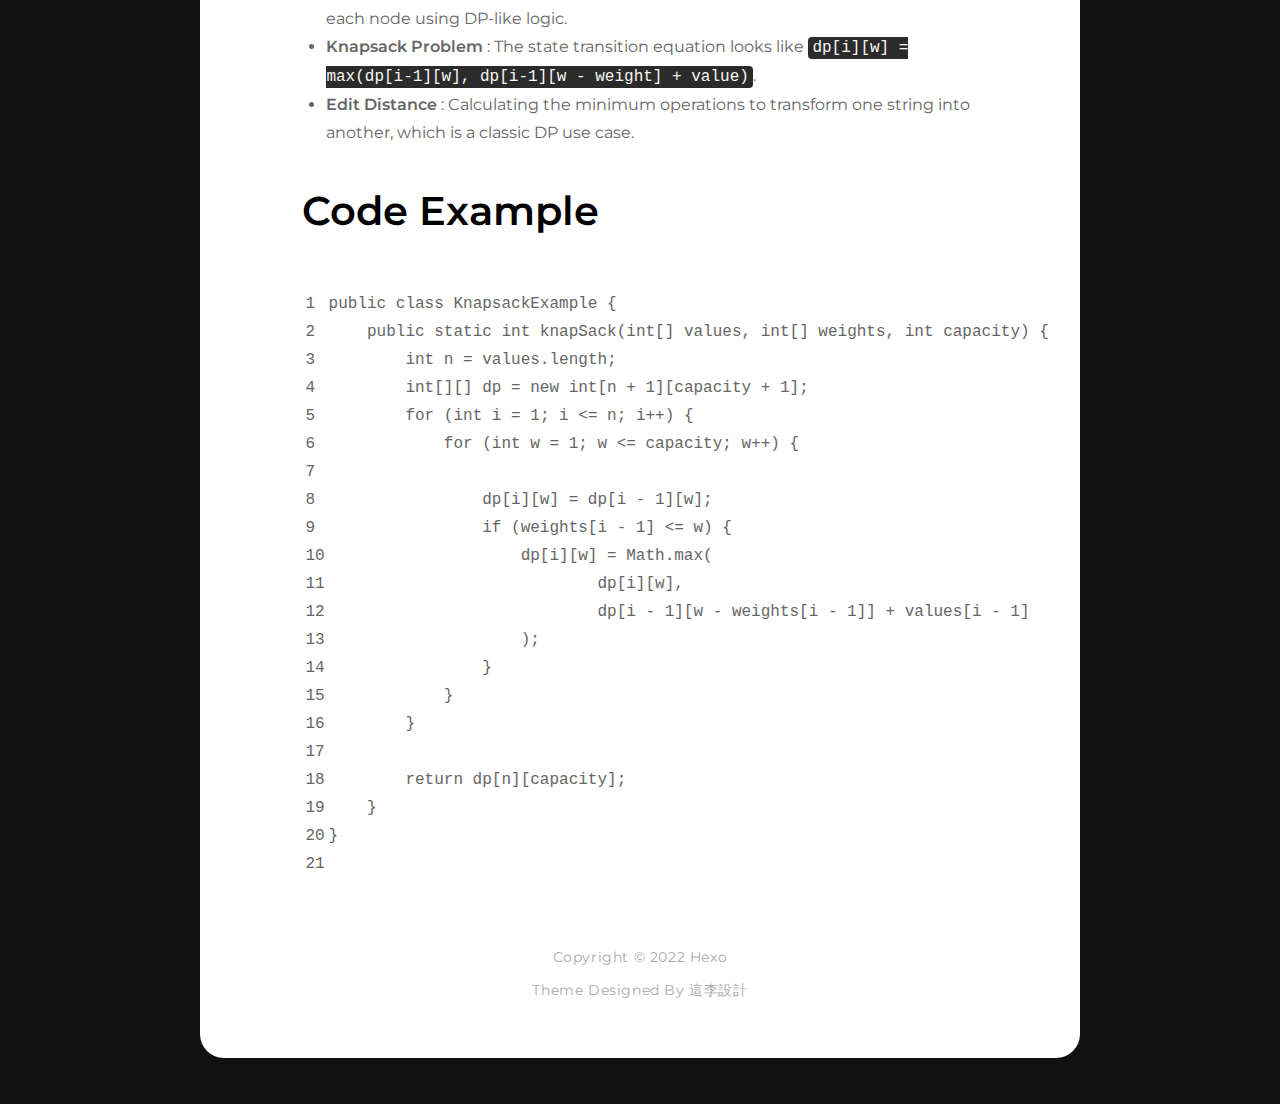
<file: 2022/11/16/dp/index.html>
<!DOCTYPE html>
<html>
    <head>
    <meta charset="utf-8">
    <meta content="width=device-width, initial-scale=1.0, maximum-scale=1.0, user-scalable=no, viewport-fit=cover" name="viewport" />
    <link rel="alternate icon" type="image/png" href="/img/favicon.png">
    <title>Hexo | </title>
    
<link rel="stylesheet" href="/css/reset.css">

    
<link rel="stylesheet" href="/css/style.css">

    
<link rel="stylesheet" href="/css/markdown.css">

    
<link rel="stylesheet" href="/css/fonts.css">

<meta name="generator" content="Hexo 7.3.0"></head>
    <body>
        <div class="paper">
            <div class="paper-main">
                
                    <div class="post-header">
    <a class="logo" href="/">Hexo</a>
    <a class="go-home" href="/">
        <svg width="8" height="14" viewBox="0 0 8 14">
            <path d="M7 1L1 7l6 6" stroke="#000" stroke-width="2" fill="none" fill-rule="evenodd" stroke-linecap="round" stroke-linejoin="round"/>
        </svg>
    </a>
</div>
                
                <div class="post-main">

    
    
        <div class="post-main-title">
            dp
        </div>
        <div class="post-meta">
            2022-11-16
        </div>
        <div class="post-md">
            <h1 id="Core-Concept-of-Dynamic-Programming"><a href="#Core-Concept-of-Dynamic-Programming" class="headerlink" title="Core Concept of Dynamic Programming"></a>Core Concept of Dynamic Programming</h1><ul>
<li><strong>Key Idea</strong> : Break down a large problem into smaller subproblems and “remember the past,” i.e., use memoization or tabulation to store the results of already-solved subproblems. This avoids repeated calculations and boosts efficiency.</li>
<li><strong>Main Characteristics</strong> :</li>
</ul>
<ol>
<li><strong>Overlapping Subproblems</strong> : The same subproblem appears multiple times in different parts of the larger problem.</li>
<li><strong>Optimal Substructure</strong> : The optimal solution to the original problem can be derived from the optimal solutions to its subproblems.</li>
<li><strong>State Transition</strong> : The solution of a larger subproblem is built using the solutions of smaller subproblems.</li>
</ol>
<h1 id="Common-Approaches"><a href="#Common-Approaches" class="headerlink" title="Common Approaches"></a>Common Approaches</h1><p><strong>Top-Down (Memoized Recursion)</strong></p>
<ul>
<li>Write a recursive function that represents the solution to the “current subproblem.”</li>
<li>If it’s already computed, return it directly from the cache; otherwise, compute and store it.</li>
<li>It’s like keeping a “cheat sheet” — whenever you face a subproblem you’ve solved, just look it up.</li>
</ul>
<p><strong>Bottom-Up (Tabulation)</strong></p>
<ul>
<li>Define a one-dimensional array <code>dp[]</code> or two-dimensional array <code>dp[][]</code>, where <code>dp[i]</code> represents the solution to a particular subproblem.</li>
<li>Start from the base subproblems and build up until you reach the final solution.</li>
<li>The logic is straightforward: solve small subproblems step by step, and the final <code>dp[n]</code> (or equivalent) holds the answer.</li>
</ul>
<h1 id="Suitable-Scenarios-Examples"><a href="#Suitable-Scenarios-Examples" class="headerlink" title="Suitable Scenarios &amp; Examples"></a>Suitable Scenarios &amp; Examples</h1><ul>
<li><strong>Fibonacci Sequence</strong> : The n-th term is the sum of the two preceding ones. DP avoids recalculating the same terms.</li>
<li><strong>Shortest Path Problem (e.g., Dijkstra)</strong> : Continuously updating the distance to each node using DP-like logic.</li>
<li><strong>Knapsack Problem</strong> : The state transition equation looks like <code>dp[i][w] = max(dp[i-1][w], dp[i-1][w - weight] + value)</code>.</li>
<li><strong>Edit Distance</strong> : Calculating the minimum operations to transform one string into another, which is a classic DP use case.</li>
</ul>
<h1 id="Code-Example"><a href="#Code-Example" class="headerlink" title="Code Example"></a>Code Example</h1><figure class="highlight java"><table><tr><td class="gutter"><pre><span class="line">1</span><br><span class="line">2</span><br><span class="line">3</span><br><span class="line">4</span><br><span class="line">5</span><br><span class="line">6</span><br><span class="line">7</span><br><span class="line">8</span><br><span class="line">9</span><br><span class="line">10</span><br><span class="line">11</span><br><span class="line">12</span><br><span class="line">13</span><br><span class="line">14</span><br><span class="line">15</span><br><span class="line">16</span><br><span class="line">17</span><br><span class="line">18</span><br><span class="line">19</span><br><span class="line">20</span><br><span class="line">21</span><br></pre></td><td class="code"><pre><span class="line"><span class="keyword">public</span> <span class="keyword">class</span> <span class="title class_">KnapsackExample</span> &#123;</span><br><span class="line">    <span class="keyword">public</span> <span class="keyword">static</span> <span class="type">int</span> <span class="title function_">knapSack</span><span class="params">(<span class="type">int</span>[] values, <span class="type">int</span>[] weights, <span class="type">int</span> capacity)</span> &#123;</span><br><span class="line">        <span class="type">int</span> <span class="variable">n</span> <span class="operator">=</span> values.length;</span><br><span class="line">        <span class="type">int</span>[][] dp = <span class="keyword">new</span> <span class="title class_">int</span>[n + <span class="number">1</span>][capacity + <span class="number">1</span>];</span><br><span class="line">        <span class="keyword">for</span> (<span class="type">int</span> <span class="variable">i</span> <span class="operator">=</span> <span class="number">1</span>; i &lt;= n; i++) &#123;</span><br><span class="line">            <span class="keyword">for</span> (<span class="type">int</span> <span class="variable">w</span> <span class="operator">=</span> <span class="number">1</span>; w &lt;= capacity; w++) &#123;</span><br><span class="line">  </span><br><span class="line">                dp[i][w] = dp[i - <span class="number">1</span>][w];</span><br><span class="line">                <span class="keyword">if</span> (weights[i - <span class="number">1</span>] &lt;= w) &#123;</span><br><span class="line">                    dp[i][w] = Math.max(</span><br><span class="line">                            dp[i][w], </span><br><span class="line">                            dp[i - <span class="number">1</span>][w - weights[i - <span class="number">1</span>]] + values[i - <span class="number">1</span>]</span><br><span class="line">                    );</span><br><span class="line">                &#125;</span><br><span class="line">            &#125;</span><br><span class="line">        &#125;</span><br><span class="line">  </span><br><span class="line">        <span class="keyword">return</span> dp[n][capacity];</span><br><span class="line">    &#125;</span><br><span class="line">&#125;</span><br><span class="line"></span><br></pre></td></tr></table></figure>

        </div>

    

</div>
                <div class="footer">
    <span>Copyright © 2022 Hexo</span>
    <span>Theme Designed By <a target="_blank" href="https://zheli.design/one-paper">這李設計</a></span>
</div>


<link rel="stylesheet" href="/css/a11y-dark.min.css">


<script src="/js/highlight.min.js"></script>


<script src="/js/highlightjs-line-numbers.js"></script>


<script>
    hljs.initHighlightingOnLoad();
    hljs.initLineNumbersOnLoad();
</script>

            </div>
        </div>
    </body>
</html>
</file>
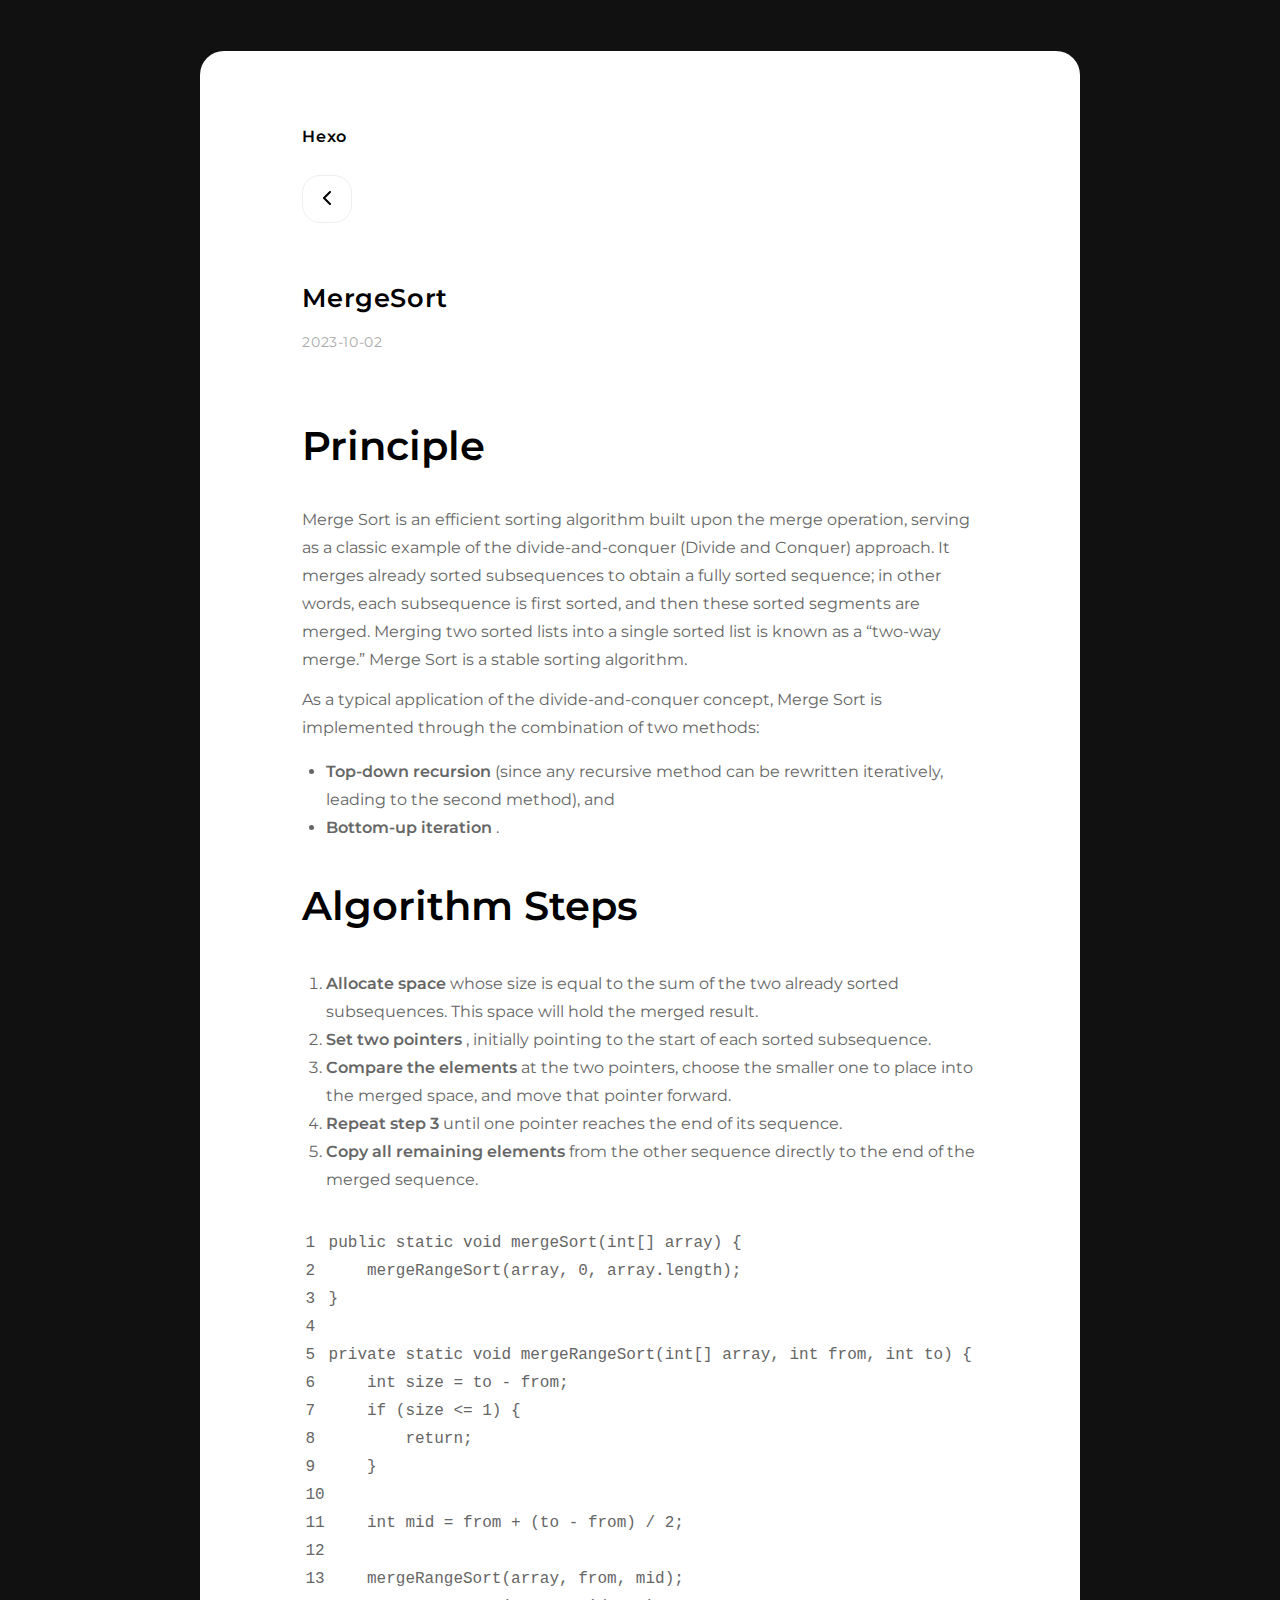
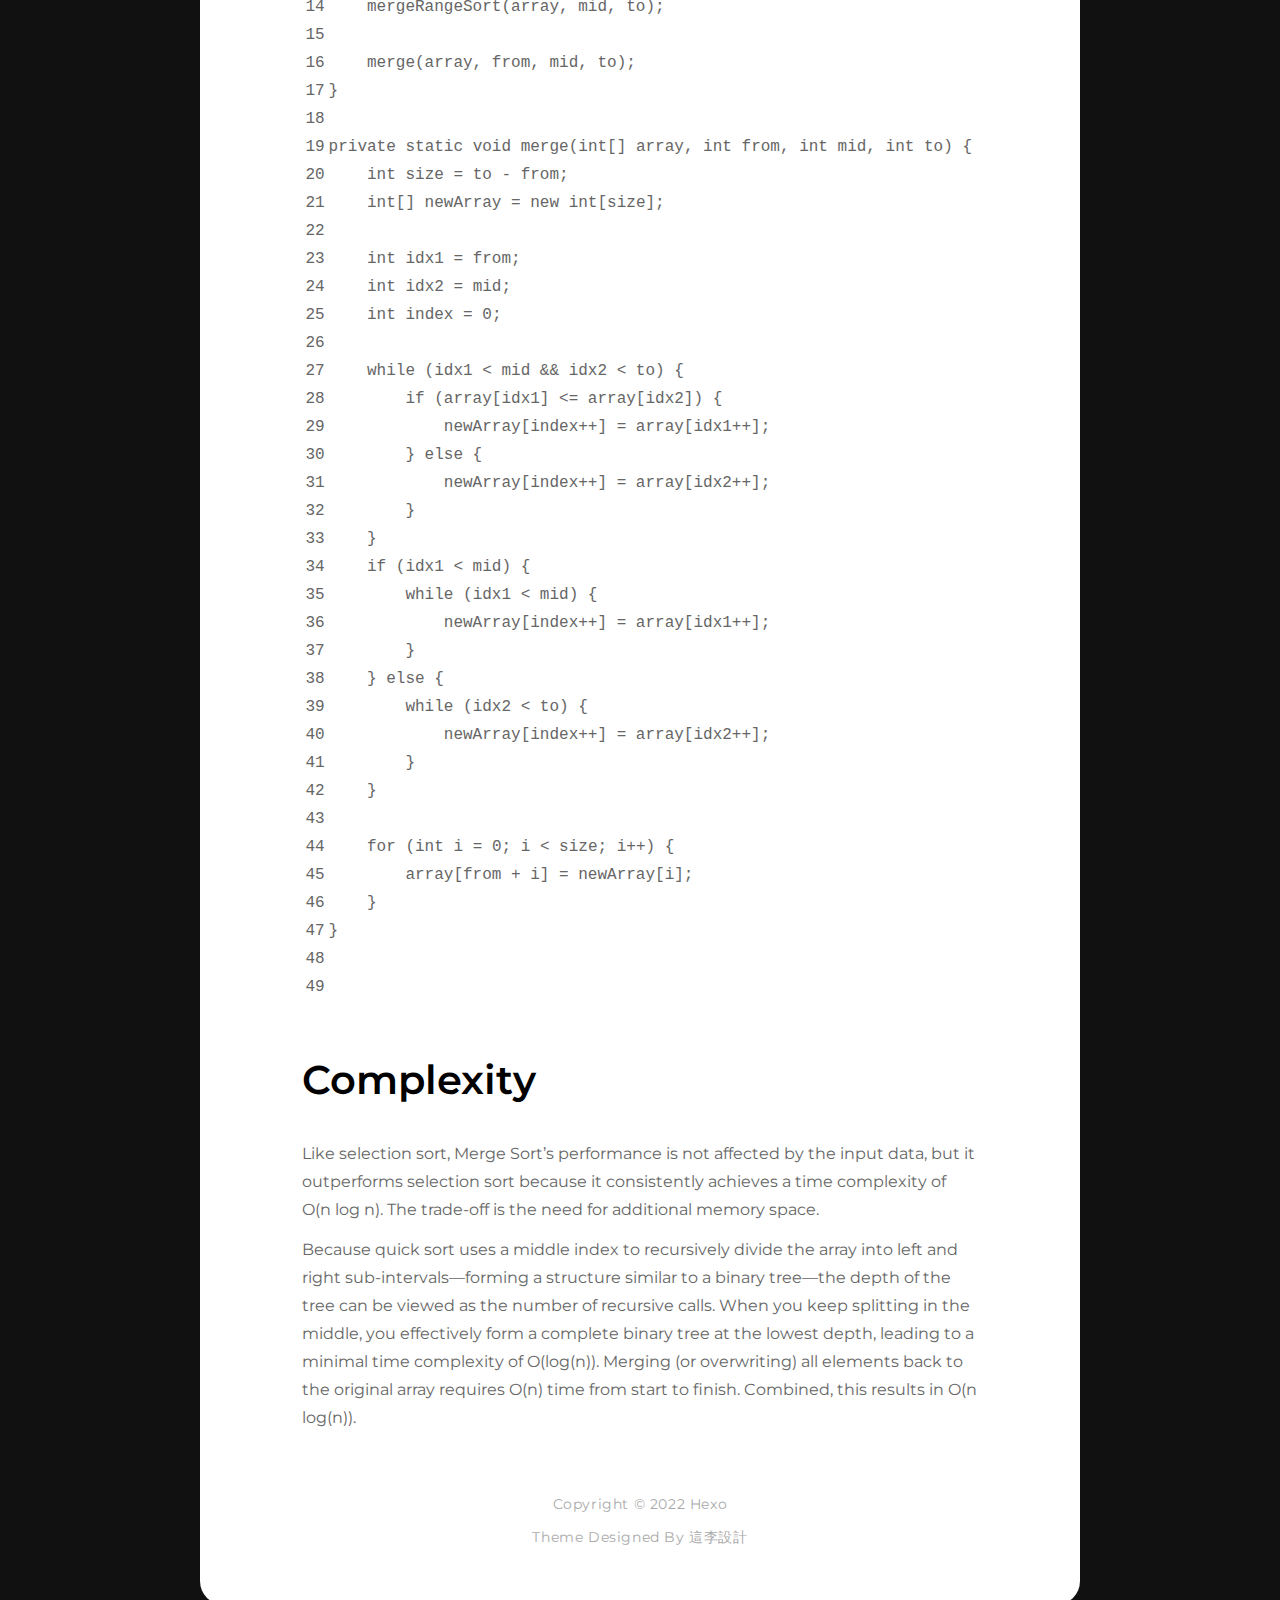
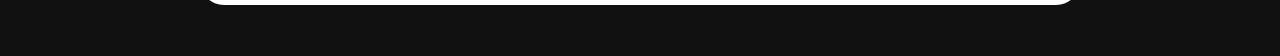
<file: 2023/10/02/test/index.html>
<!DOCTYPE html>
<html>
    <head>
    <meta charset="utf-8">
    <meta content="width=device-width, initial-scale=1.0, maximum-scale=1.0, user-scalable=no, viewport-fit=cover" name="viewport" />
    <link rel="alternate icon" type="image/png" href="/img/favicon.png">
    <title>Hexo | </title>
    
<link rel="stylesheet" href="/css/reset.css">

    
<link rel="stylesheet" href="/css/style.css">

    
<link rel="stylesheet" href="/css/markdown.css">

    
<link rel="stylesheet" href="/css/fonts.css">

<meta name="generator" content="Hexo 7.3.0"></head>
    <body>
        <div class="paper">
            <div class="paper-main">
                
                    <div class="post-header">
    <a class="logo" href="/">Hexo</a>
    <a class="go-home" href="/">
        <svg width="8" height="14" viewBox="0 0 8 14">
            <path d="M7 1L1 7l6 6" stroke="#000" stroke-width="2" fill="none" fill-rule="evenodd" stroke-linecap="round" stroke-linejoin="round"/>
        </svg>
    </a>
</div>
                
                <div class="post-main">

    
    
        <div class="post-main-title">
            MergeSort
        </div>
        <div class="post-meta">
            2023-10-02
        </div>
        <div class="post-md">
            <h1 id="Principle"><a href="#Principle" class="headerlink" title="Principle"></a>Principle</h1><p>Merge Sort is an efficient sorting algorithm built upon the merge operation, serving as a classic example of the divide-and-conquer (Divide and Conquer) approach. It merges already sorted subsequences to obtain a fully sorted sequence; in other words, each subsequence is first sorted, and then these sorted segments are merged. Merging two sorted lists into a single sorted list is known as a “two-way merge.” Merge Sort is a stable sorting algorithm.</p>
<p>As a typical application of the divide-and-conquer concept, Merge Sort is implemented through the combination of two methods:</p>
<ul>
<li><strong>Top-down recursion</strong> (since any recursive method can be rewritten iteratively, leading to the second method), and</li>
<li><strong>Bottom-up iteration</strong> .</li>
</ul>
<h1 id="Algorithm-Steps"><a href="#Algorithm-Steps" class="headerlink" title="Algorithm Steps"></a>Algorithm Steps</h1><ol>
<li><strong>Allocate space</strong> whose size is equal to the sum of the two already sorted subsequences. This space will hold the merged result.</li>
<li><strong>Set two pointers</strong> , initially pointing to the start of each sorted subsequence.</li>
<li><strong>Compare the elements</strong> at the two pointers, choose the smaller one to place into the merged space, and move that pointer forward.</li>
<li><strong>Repeat step 3</strong> until one pointer reaches the end of its sequence.</li>
<li><strong>Copy all remaining elements</strong> from the other sequence directly to the end of the merged sequence.</li>
</ol>
<figure class="highlight java"><table><tr><td class="gutter"><pre><span class="line">1</span><br><span class="line">2</span><br><span class="line">3</span><br><span class="line">4</span><br><span class="line">5</span><br><span class="line">6</span><br><span class="line">7</span><br><span class="line">8</span><br><span class="line">9</span><br><span class="line">10</span><br><span class="line">11</span><br><span class="line">12</span><br><span class="line">13</span><br><span class="line">14</span><br><span class="line">15</span><br><span class="line">16</span><br><span class="line">17</span><br><span class="line">18</span><br><span class="line">19</span><br><span class="line">20</span><br><span class="line">21</span><br><span class="line">22</span><br><span class="line">23</span><br><span class="line">24</span><br><span class="line">25</span><br><span class="line">26</span><br><span class="line">27</span><br><span class="line">28</span><br><span class="line">29</span><br><span class="line">30</span><br><span class="line">31</span><br><span class="line">32</span><br><span class="line">33</span><br><span class="line">34</span><br><span class="line">35</span><br><span class="line">36</span><br><span class="line">37</span><br><span class="line">38</span><br><span class="line">39</span><br><span class="line">40</span><br><span class="line">41</span><br><span class="line">42</span><br><span class="line">43</span><br><span class="line">44</span><br><span class="line">45</span><br><span class="line">46</span><br><span class="line">47</span><br><span class="line">48</span><br><span class="line">49</span><br></pre></td><td class="code"><pre><span class="line"><span class="keyword">public</span> <span class="keyword">static</span> <span class="keyword">void</span> <span class="title function_">mergeSort</span><span class="params">(<span class="type">int</span>[] array)</span> &#123;</span><br><span class="line">    mergeRangeSort(array, <span class="number">0</span>, array.length);</span><br><span class="line">&#125;</span><br><span class="line"></span><br><span class="line"><span class="keyword">private</span> <span class="keyword">static</span> <span class="keyword">void</span> <span class="title function_">mergeRangeSort</span><span class="params">(<span class="type">int</span>[] array, <span class="type">int</span> from, <span class="type">int</span> to)</span> &#123;</span><br><span class="line">    <span class="type">int</span> <span class="variable">size</span> <span class="operator">=</span> to - from;</span><br><span class="line">    <span class="keyword">if</span> (size &lt;= <span class="number">1</span>) &#123;</span><br><span class="line">        <span class="keyword">return</span>;</span><br><span class="line">    &#125;</span><br><span class="line"></span><br><span class="line">    <span class="type">int</span> <span class="variable">mid</span> <span class="operator">=</span> from + (to - from) / <span class="number">2</span>;</span><br><span class="line"></span><br><span class="line">    mergeRangeSort(array, from, mid);</span><br><span class="line">    mergeRangeSort(array, mid, to);</span><br><span class="line"></span><br><span class="line">    merge(array, from, mid, to);</span><br><span class="line">&#125;</span><br><span class="line"></span><br><span class="line"><span class="keyword">private</span> <span class="keyword">static</span> <span class="keyword">void</span> <span class="title function_">merge</span><span class="params">(<span class="type">int</span>[] array, <span class="type">int</span> from, <span class="type">int</span> mid, <span class="type">int</span> to)</span> &#123;</span><br><span class="line">    <span class="type">int</span> <span class="variable">size</span> <span class="operator">=</span> to - from;</span><br><span class="line">    <span class="type">int</span>[] newArray = <span class="keyword">new</span> <span class="title class_">int</span>[size];</span><br><span class="line"></span><br><span class="line">    <span class="type">int</span> <span class="variable">idx1</span> <span class="operator">=</span> from;</span><br><span class="line">    <span class="type">int</span> <span class="variable">idx2</span> <span class="operator">=</span> mid;</span><br><span class="line">    <span class="type">int</span> <span class="variable">index</span> <span class="operator">=</span> <span class="number">0</span>;</span><br><span class="line"></span><br><span class="line">    <span class="keyword">while</span> (idx1 &lt; mid &amp;&amp; idx2 &lt; to) &#123;</span><br><span class="line">        <span class="keyword">if</span> (array[idx1] &lt;= array[idx2]) &#123;</span><br><span class="line">            newArray[index++] = array[idx1++];</span><br><span class="line">        &#125; <span class="keyword">else</span> &#123;</span><br><span class="line">            newArray[index++] = array[idx2++];</span><br><span class="line">        &#125;</span><br><span class="line">    &#125;</span><br><span class="line">    <span class="keyword">if</span> (idx1 &lt; mid) &#123;</span><br><span class="line">        <span class="keyword">while</span> (idx1 &lt; mid) &#123;</span><br><span class="line">            newArray[index++] = array[idx1++];</span><br><span class="line">        &#125;</span><br><span class="line">    &#125; <span class="keyword">else</span> &#123;</span><br><span class="line">        <span class="keyword">while</span> (idx2 &lt; to) &#123;</span><br><span class="line">            newArray[index++] = array[idx2++];</span><br><span class="line">        &#125;</span><br><span class="line">    &#125;</span><br><span class="line"></span><br><span class="line">    <span class="keyword">for</span> (<span class="type">int</span> <span class="variable">i</span> <span class="operator">=</span> <span class="number">0</span>; i &lt; size; i++) &#123;</span><br><span class="line">        array[from + i] = newArray[i];</span><br><span class="line">    &#125;</span><br><span class="line">&#125;</span><br><span class="line"></span><br><span class="line"></span><br></pre></td></tr></table></figure>

<h1 id="Complexity"><a href="#Complexity" class="headerlink" title="Complexity"></a>Complexity</h1><p>Like selection sort, Merge Sort’s performance is not affected by the input data, but it outperforms selection sort because it consistently achieves a time complexity of O(n log n). The trade-off is the need for additional memory space.</p>
<p>Because quick sort uses a middle index to recursively divide the array into left and right sub-intervals—forming a structure similar to a binary tree—the depth of the tree can be viewed as the number of recursive calls. When you keep splitting in the middle, you effectively form a complete binary tree at the lowest depth, leading to a minimal time complexity of O(log(n)). Merging (or overwriting) all elements back to the original array requires O(n) time from start to finish. Combined, this results in O(n log(n)).</p>

        </div>

    

</div>
                <div class="footer">
    <span>Copyright © 2022 Hexo</span>
    <span>Theme Designed By <a target="_blank" href="https://zheli.design/one-paper">這李設計</a></span>
</div>


<link rel="stylesheet" href="/css/a11y-dark.min.css">


<script src="/js/highlight.min.js"></script>


<script src="/js/highlightjs-line-numbers.js"></script>


<script>
    hljs.initHighlightingOnLoad();
    hljs.initLineNumbersOnLoad();
</script>

            </div>
        </div>
    </body>
</html>
</file>
<file: css/style.css>
@charset "utf-8";

:root {
    --font-color-0: #04077e;
    --font-color-1: #000;
    --font-color-2: #666;
    --font-color-3: #aaa;
    --bg-color-1: #eee;
    --line-1: #ccc;
    --line-2: #ddd;
}

p {
    word-wrap: break-word;
    white-space: pre-wrap;
}

body {
    font-family: "Montserrat", "SF UI Text", "PingFang SC", "Hiragino Sans GB", "Microsoft YaHei", "Segoe UI", "Helvetica Neue", Helvetica, "Apple Color Emoji", "Segoe UI Emoji", "Segoe UI Symbol", sans-serif;
    font-size: 16px;
    line-height: 1.75;
    letter-spacing: 0.6px;
    color: var(--font-color-2);
    background: #111;
}

a {
    text-decoration: none;
    color: var(--font-color-1);
}

.paper {
    padding: 4vw;
}

.paper-main {
    width: 100%;
    max-width: 880px;
    margin: 0 auto;
    padding: 72px 8vw 24px;
    background: #fff;
    border-radius: 24px;
    background: #fff;
}

.header {
    padding-bottom: 48px;
    margin-bottom: 48px;
    border-bottom: 1px solid var(--line-1);
    display: flex;
    flex-direction: row;
    flex-wrap: wrap;
    justify-content: flex-start;
    align-content: center;
}

.logo {
    font-size: 2rem;
    font-weight: 600;
    color: var(--font-color-1);
    margin-bottom: 16px;
    flex: 0 0 100%;
}

.nav {
    margin: 0 0 4px;
    flex: 0 0 100%;
    display: flex;
    flex-direction: row;
    flex-wrap: wrap;
    justify-content: flex-start;
    align-content: center;
}

.nav li {
    padding: 2px 0;
    margin-right: 24px;
}

.nav li:last-of-type {
    margin-right: 0;
}

.nav li a {
    color: var(--font-color-1);
    opacity: .6;
    transition: opacity ease-in-out .5s;
}

.nav li a:hover {
    opacity: 1;
    transition: opacity ease-in-out .5s;
}

.post-header {
    margin-bottom: 48px;
    display: flex;
    flex-direction: row;
    flex-wrap: wrap;
    justify-content: flex-start;
    align-content: center;
}

.post-header .logo {
    font-size: 1rem;
}

.post-header .go-home {
    display: block;
    padding: 10px 20px 8px;
    border-radius: 18px;
    background: #fff;
    border: 1px solid #eee;
    margin: 8px 0;
    transition: background ease-in-out .5s;
}

.post-header .go-home:hover {
    background: var(--bg-color-1);
    transition: background ease-in-out .5s;
}

.post-header .go-home svg {
    transform: translateX(0);
    transition: transform ease-in-out .5s;
}

.post-header .go-home:hover svg {
    transform: translateX(-4px);
    transition: transform ease-in-out .5s;
}

.post-list {
    display: flex;
    flex-direction: column;
    flex-wrap: wrap;
    justify-content: flex-start;
    align-items: stretch;
}

.post {
    width: 100%;
    padding-bottom: 48px;
    margin-bottom: 48px;
    border-bottom: 1px dashed var(--line-2);
}

.post-title {
    display: inline-block;
    font-size: 1.6rem;
    font-weight: 600;
    line-height: 1.5;
    margin-bottom: 12px;
    color: var(--font-color-1);
    /*transition: color ease-in-out .5s;*/
}

.post-title:hover {
    color: var(--font-color-0);
    transition: color ease-in-out .5s;
}

.post-except {
    word-break: break-all;
    margin-bottom: 12px;
}

.read-more {
    padding: 0 4px;
    color: var(--font-color-0);
}

.read-more:before,
.read-more:after {
    display: inline-block;
    transition: transform ease-in-out .5s;
}

.read-more:before {
    content: "{ ";
}

.read-more:after {
    content: " }";
}

.read-more:hover:before {
    transform: translateX(-4px);
    transition: transform ease-in-out .25s;
}

.read-more:hover:after {
    transform: translateX(4px);
    transition: transform ease-in-out .25s;
}

.post-date {
    font-size: 0.875rem;
    color: var(--font-color-3);
}

.paginator {
    font-size: 0.875rem;
    width: 100%;
    margin: 0 auto 24px;
    display: flex;
    flex-direction: row;
    flex-wrap: wrap;
    justify-content: space-evenly;
    align-items: center;
}

.paginator * {
    display: block;
    padding: 8px 16px;
    border-radius: 18px;
    background: #fff;
    border: 1px solid #eee;
}

.paginator .space {
    display: block;
    padding: 8px 16px;
    border-radius: 18px;
    background: #fff;
    border: none;
}

.paginator a {
    margin: 4px;
    color: var(--font-color-2);
    transition: color ease-in-out .5s;
}

.paginator a:hover {
    color: var(--font-color-0);
    transition: color ease-in-out .5s;
}

.paginator .current {
    color: var(--font-color-0);
    border: 1px solid var(--font-color-0);
}

.footer {
    padding: 24px 0;
    font-size: 0.875rem;
    color: var(--font-color-3);
    display: flex;
    flex-direction: column;
    flex-wrap: nowrap;
    justify-content: flex-start;
    align-content: center;
}

.footer span {
    text-align: center;
    margin-bottom: 8px;
}

.footer a {
    color: var(--font-color-3);
    transition: color ease-in-out .5s;
}

.footer a:hover {
    color: var(--font-color-0);
    transition: color ease-in-out .5s;
}

.post-main {
    display: flex;
    flex-direction: row;
    flex-wrap: wrap;
    justify-content: flex-start;
    align-items: center;
    margin-bottom: 24px;
}

.post-main-title {
    flex: 0 0 100%;
    margin-bottom: 12px;
    font-size: 1.6rem;
    font-weight: 600;
    line-height: 1.5;
    color: var(--font-color-1);
}

.post-meta {
    font-size: 0.875rem;
    color: var(--font-color-3);
    flex: 0 0 100%;
    margin-bottom: 32px;
}

.archive {
    display: flex;
    flex-direction: column;
    flex-wrap: wrap;
    justify-content: space-between;
    align-content: normal;
}

.archive li {
    display: flex;
    flex-direction: row;
    flex-wrap: nowrap;
    justify-content: flex-start;
    align-content: center;
    padding: 12px 0;
}

.archive li:nth-child(odd) {
    background: #fafafa;
}

.archive li:nth-child(even) {
    background: #fff;
}

.archive li span {
    width: 108px;
    color: var(--font-color-2);
}

.archive-main {
    flex: 0 1 calc(100% - 108px);
}

.archive-title {
    color: var(--font-color-1);
    /*transition: color ease-in-out .5s;*/
}

.archive-title:hover {
    color: var(--font-color-0);
    transition: color ease-in-out .5s;
}
</file>
<file: css/markdown.css>
@charset "utf-8";

.post-md
{
    width: 100%;
    font-size: 16px;
    letter-spacing: 0;
}

.post-md h1,
.post-md h2,
.post-md h3,
.post-md h4,
.post-md h5,
.post-md h6
{
    color: var(--font-color-1);
    margin: 12px 0;
}
.post-md h1
{
    font-size: 2.5rem;
    line-height: 1.2;
    padding: 24px 0;
}
.post-md h2
{
    font-size: 2rem;
    line-height: 1.2;
    padding: 20px 0;
}
.post-md h3
{
    font-size: 1.75rem;
    line-height: 1.2;
    padding: 18px 0;
}
.post-md h4
{
    font-size: 1.5rem;
    line-height: 1.2;
    padding: 16px 0;
}
.post-md h5
{
    font-size: 1.25rem;
    line-height: 1.2;
    padding: 14px 0;
}
.post-md h6
{
    font-size: 1.125rem;
    line-height: 1.2;
    padding: 12px 0;
}
.post-md a
{
    color: var(--font-color-2);
    box-shadow: 0 2px 0 var(--line-1);
    transition: color ease-in-out .65s, box-shadow ease-in-out .65s;
}
.post-md a:hover
{
    color: var(--font-color-0);
    box-shadow: 0 2px 0 var(--font-color-0);
    transition: color ease-in-out .65s, box-shadow ease-in-out .65s;
}
.post-md strong
{
    font-weight: 700;
}
.post-md em
{
    font-style: italic;
}
.post-md kbd
{
    padding: 2px 4px;
    border-radius: 2px;
    background: #eee;
    border: 1px solid #ddd;
}
.post-md ol
{
    list-style: decimal;
    padding-left: 24px;
}
.post-md ul
{
    list-style: disc;
    padding-left: 24px;
}
.post-md img
{
    border-radius: 4px;
}
.post-md hr
{
    border: none;
    height: 1px;
    background: var(--line-1);
    margin: 24px 0;
}

.post-md p,
.post-md blockquote
{
    width: 100%;
    margin: 12px 0;
}
.post-md blockquote
{
    border-left: 2px solid var(--line-2);
    padding-left: 12px;
    word-wrap: break-word;
}

.post-md .video-container
{
    background: #000;
    border-radius: 4px;
    overflow: hidden;
}
.post-md iframe,
.post-md .video-container iframe
{
    width: 100%;
    height: 100vh;
    max-height: 360px;
    margin: 12px 0;
}

.post-md>table
{
    width: 100%;
    text-align: left;
    border-spacing: 0;
}
.post-md>table th
{
    padding: 12px 0;
    border-bottom: 2px solid var(--line-1);
}
.post-md>table tr:nth-child(odd) td
{
    padding: 12px 0;
    border-bottom: 1px solid var(--line-1);
    background: #fafafa;
}
.post-md>table tr:nth-child(even) td
{
    padding: 12px 0;
    border-bottom: 1px solid var(--line-1);
    background: #fff;
}

.post-md code
{
    border-radius: 4px;
    background: #2b2b2b;
    padding: 2px 4px;
    color: #f8f8f2;
    font-size: 1rem;
}

.post-md .hljs-ln-numbers
{
    opacity: .5;
    padding-right: 12px;
}
</file>
<file: css/fonts.css>
/* montserrat-regular - latin */

@font-face
{
    font-family: "Montserrat";
    font-style: normal;
    font-weight: 400;
    src: local(""),
        url("../fonts/montserrat-v23-latin-regular.woff2") format("woff2"), /* Chrome 26+, Opera 23+, Firefox 39+ */
        url("../fonts/montserrat-v23-latin-regular.woff") format("woff"); /* Chrome 6+, Firefox 3.6+, IE 9+, Safari 5.1+ */
}

/* montserrat-600 - latin */

@font-face
{
    font-family: "Montserrat";
    font-style: normal;
    font-weight: 600;
    src: local(""),
        url("../fonts/montserrat-v23-latin-600.woff2") format("woff2"), /* Chrome 26+, Opera 23+, Firefox 39+ */
        url("../fonts/montserrat-v23-latin-600.woff") format("woff"); /* Chrome 6+, Firefox 3.6+, IE 9+, Safari 5.1+ */
}

/* montserrat-italic - latin */

@font-face
{
    font-family: "Montserrat";
    font-style: italic;
    font-weight: 400;
    src: local(""),
        url("../fonts/montserrat-v23-latin-italic.woff2") format("woff2"), /* Chrome 26+, Opera 23+, Firefox 39+ */
        url("../fonts/montserrat-v23-latin-italic.woff") format("woff"); /* Chrome 6+, Firefox 3.6+, IE 9+, Safari 5.1+ */
}

/* montserrat-600italic - latin */

@font-face
{
    font-family: "Montserrat";
    font-style: italic;
    font-weight: 600;
    src: local(""),
        url("../fonts/montserrat-v23-latin-600italic.woff2") format("woff2"), /* Chrome 26+, Opera 23+, Firefox 39+ */
        url("../fonts/montserrat-v23-latin-600italic.woff") format("woff"); /* Chrome 6+, Firefox 3.6+, IE 9+, Safari 5.1+ */
}
</file>
<file: css/a11y-dark.min.css>
pre code.hljs{display:block;overflow-x:auto;padding:1em}code.hljs{padding:3px 5px}/*!
  Theme: a11y-dark
  Author: @ericwbailey
  Maintainer: @ericwbailey

  Based on the Tomorrow Night Eighties theme: https://github.com/isagalaev/highlight.js/blob/master/src/styles/tomorrow-night-eighties.css
*/.hljs{background:#2b2b2b;color:#f8f8f2}.hljs-comment,.hljs-quote{color:#d4d0ab}.hljs-deletion,.hljs-name,.hljs-regexp,.hljs-selector-class,.hljs-selector-id,.hljs-tag,.hljs-template-variable,.hljs-variable{color:#ffa07a}.hljs-built_in,.hljs-link,.hljs-literal,.hljs-meta,.hljs-number,.hljs-params,.hljs-type{color:#f5ab35}.hljs-attribute{color:gold}.hljs-addition,.hljs-bullet,.hljs-string,.hljs-symbol{color:#abe338}.hljs-section,.hljs-title{color:#00e0e0}.hljs-keyword,.hljs-selector-tag{color:#dcc6e0}.hljs-emphasis{font-style:italic}.hljs-strong{font-weight:700}@media screen and (-ms-high-contrast:active){.hljs-addition,.hljs-attribute,.hljs-built_in,.hljs-bullet,.hljs-comment,.hljs-link,.hljs-literal,.hljs-meta,.hljs-number,.hljs-params,.hljs-quote,.hljs-string,.hljs-symbol,.hljs-type{color:highlight}.hljs-keyword,.hljs-selector-tag{font-weight:700}}
</file>
